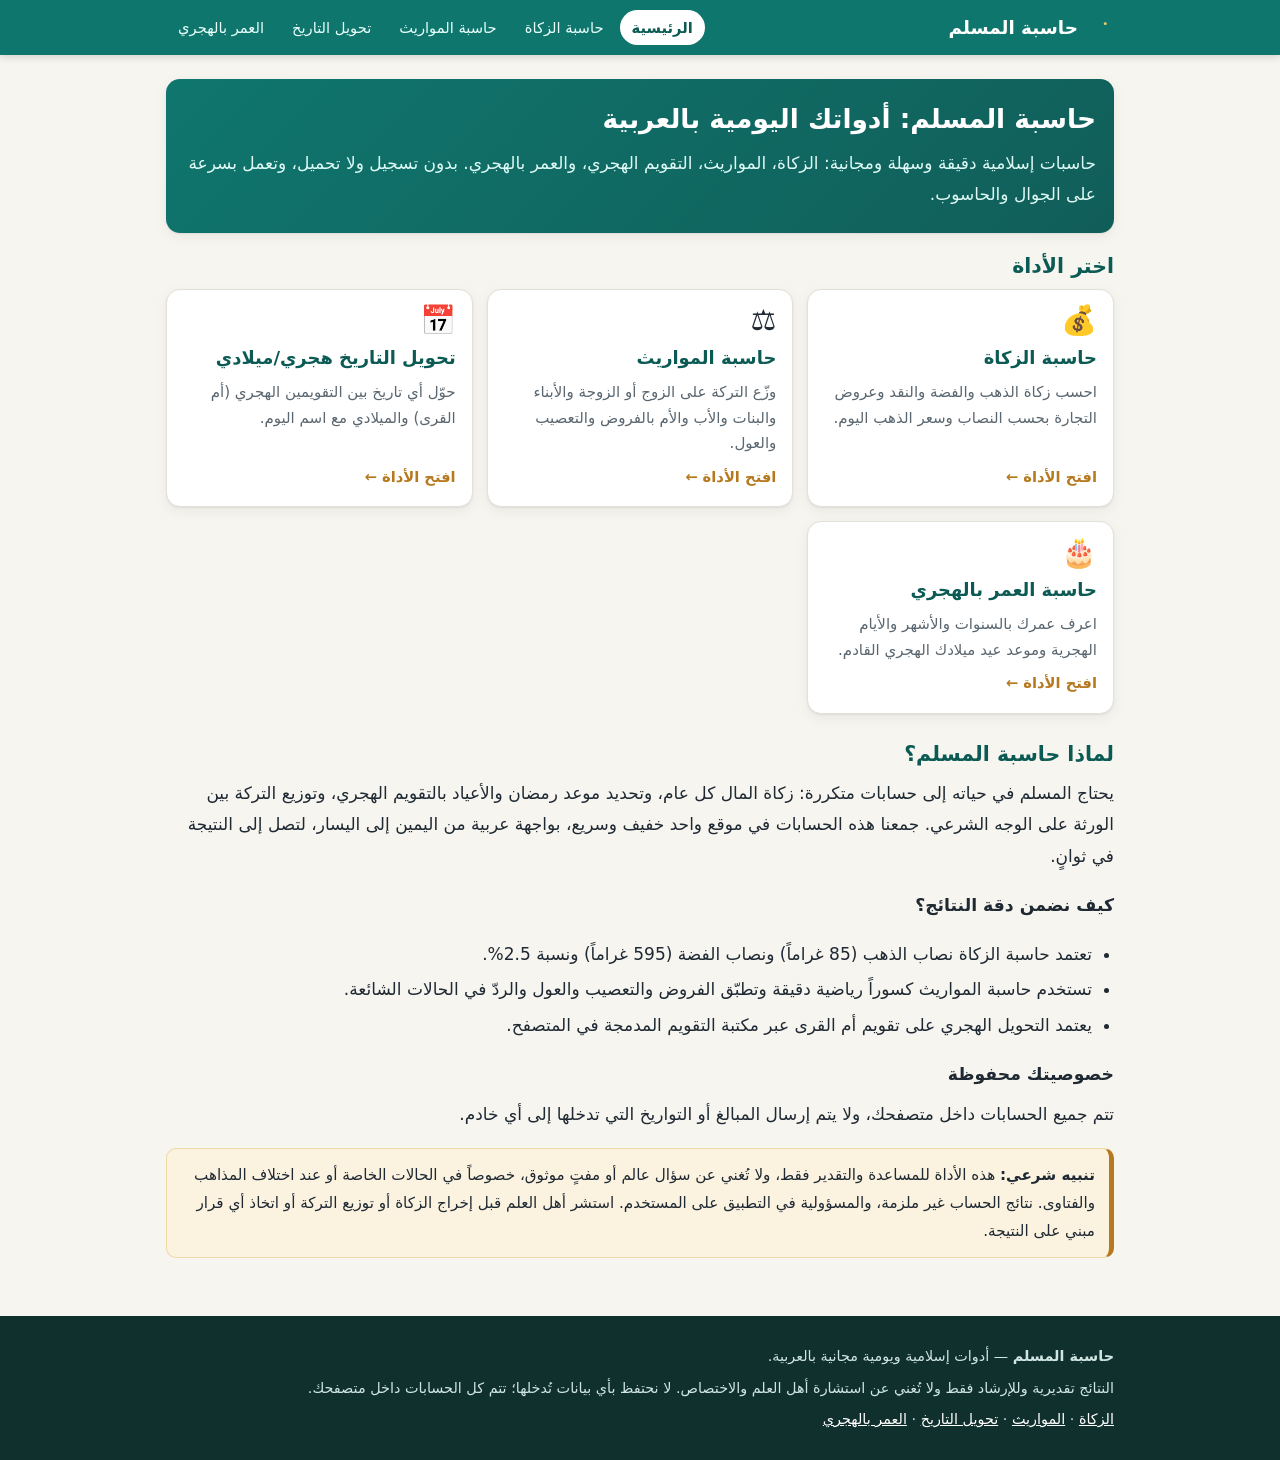
<file: index.html>
<!DOCTYPE html>
<html lang="ar" dir="rtl">
<head>
<meta charset="utf-8">
<meta name="viewport" content="width=device-width, initial-scale=1">
<title>حاسبة المسلم – زكاة ومواريث وتحويل التاريخ الهجري والعمر</title>
<meta name="description" content="أدوات إسلامية مجانية بالعربية: حاسبة الزكاة، حاسبة المواريث، تحويل التاريخ بين الهجري والميلادي، وحساب العمر بالهجري. سريعة وتعمل من جوالك.">
<meta name="theme-color" content="#0f766e">
<link rel="canonical" href="https://abedkhayyal97-design.github.io/">
<link rel="icon" href="/assets/favicon.svg" type="image/svg+xml">
<meta property="og:type" content="website">
<meta property="og:locale" content="ar_AR">
<meta property="og:site_name" content="حاسبة المسلم">
<meta property="og:title" content="حاسبة المسلم – زكاة ومواريث وتحويل التاريخ الهجري والعمر">
<meta property="og:description" content="أدوات إسلامية مجانية بالعربية: حاسبة الزكاة، حاسبة المواريث، تحويل التاريخ بين الهجري والميلادي، وحساب العمر بالهجري. سريعة وتعمل من جوالك.">
<meta property="og:url" content="https://abedkhayyal97-design.github.io/">
<meta property="og:image" content="https://abedkhayyal97-design.github.io/assets/og.png">
<meta property="og:image:width" content="1200">
<meta property="og:image:height" content="630">
<meta name="twitter:card" content="summary_large_image">
<meta name="twitter:title" content="حاسبة المسلم – زكاة ومواريث وتحويل التاريخ الهجري والعمر">
<meta name="twitter:description" content="أدوات إسلامية مجانية بالعربية: حاسبة الزكاة، حاسبة المواريث، تحويل التاريخ بين الهجري والميلادي، وحساب العمر بالهجري. سريعة وتعمل من جوالك.">
<meta name="twitter:image" content="https://abedkhayyal97-design.github.io/assets/og.png">
<link rel="stylesheet" href="/css/style.css">
<script type="application/ld+json">{"@context": "https://schema.org", "@type": "WebSite", "name": "حاسبة المسلم – زكاة ومواريث وتحويل التاريخ الهجري والعمر", "url": "https://abedkhayyal97-design.github.io/", "inLanguage": "ar", "description": "أدوات إسلامية مجانية بالعربية: حاسبة الزكاة، حاسبة المواريث، تحويل التاريخ بين الهجري والميلادي، وحساب العمر بالهجري. سريعة وتعمل من جوالك."}</script>
</head>
<body>
<a class="skip" href="#main">تخطَّ إلى المحتوى</a>
<header class="site-header"><div class="wrap">
<a class="brand" href="/"><svg width="28" height="28" viewBox="0 0 64 64" aria-hidden="true"><path d="M40 12a20 20 0 1 0 0 40 15.5 15.5 0 1 1 0-40z" fill="#fff"/><circle cx="44" cy="22" r="3.4" fill="#f3c969"/></svg><span>حاسبة المسلم</span></a>
<nav class="nav" aria-label="القائمة الرئيسية"><a href="/" aria-current="page">الرئيسية</a><a href="/zakat.html">حاسبة الزكاة</a><a href="/mawarith.html">حاسبة المواريث</a><a href="/hijri-converter.html">تحويل التاريخ</a><a href="/hijri-age.html">العمر بالهجري</a></nav>
</div></header>
<main id="main"><div class="wrap">
<section class="hero"><h1>حاسبة المسلم: أدواتك اليومية بالعربية</h1>
<p>حاسبات إسلامية دقيقة وسهلة ومجانية: الزكاة، المواريث، التقويم الهجري، والعمر بالهجري. بدون تسجيل ولا تحميل، وتعمل بسرعة على الجوال والحاسوب.</p></section>
<!-- AD SLOT: top — ضع وحدة AdSense هنا لاحقاً (ins.adsbygoogle) -->
<div class="ad-slot" id="ad-top" data-ad-position="top" data-ad-slot-id="" role="complementary" aria-label="مساحة إعلانية"><span>مساحة إعلانية — top (AdSense)</span></div>

<h2 style="margin-top:.4rem">اختر الأداة</h2>
<div class="grid"><a class="tool" href="/zakat.html"><span class="ico" aria-hidden="true">💰</span><h3>حاسبة الزكاة</h3><p>احسب زكاة الذهب والفضة والنقد وعروض التجارة بحسب النصاب وسعر الذهب اليوم.</p><span class="go">افتح الأداة ←</span></a><a class="tool" href="/mawarith.html"><span class="ico" aria-hidden="true">⚖️</span><h3>حاسبة المواريث</h3><p>وزّع التركة على الزوج أو الزوجة والأبناء والبنات والأب والأم بالفروض والتعصيب والعول.</p><span class="go">افتح الأداة ←</span></a><a class="tool" href="/hijri-converter.html"><span class="ico" aria-hidden="true">📅</span><h3>تحويل التاريخ هجري/ميلادي</h3><p>حوّل أي تاريخ بين التقويمين الهجري (أم القرى) والميلادي مع اسم اليوم.</p><span class="go">افتح الأداة ←</span></a><a class="tool" href="/hijri-age.html"><span class="ico" aria-hidden="true">🎂</span><h3>حاسبة العمر بالهجري</h3><p>اعرف عمرك بالسنوات والأشهر والأيام الهجرية وموعد عيد ميلادك الهجري القادم.</p><span class="go">افتح الأداة ←</span></a></div>
<!-- AD SLOT: middle — ضع وحدة AdSense هنا لاحقاً (ins.adsbygoogle) -->
<div class="ad-slot" id="ad-middle" data-ad-position="middle" data-ad-slot-id="" role="complementary" aria-label="مساحة إعلانية"><span>مساحة إعلانية — middle (AdSense)</span></div>

<section class="seo">
<h2>لماذا حاسبة المسلم؟</h2>
<p>يحتاج المسلم في حياته إلى حسابات متكررة: زكاة المال كل عام، وتحديد موعد رمضان والأعياد بالتقويم الهجري، وتوزيع التركة بين الورثة على الوجه الشرعي. جمعنا هذه الحسابات في موقع واحد خفيف وسريع، بواجهة عربية من اليمين إلى اليسار، لتصل إلى النتيجة في ثوانٍ.</p>
<h3>كيف نضمن دقة النتائج؟</h3>
<ul>
<li>تعتمد حاسبة الزكاة نصاب الذهب (85 غراماً) ونصاب الفضة (595 غراماً) ونسبة 2.5%.</li>
<li>تستخدم حاسبة المواريث كسوراً رياضية دقيقة وتطبّق الفروض والتعصيب والعول والردّ في الحالات الشائعة.</li>
<li>يعتمد التحويل الهجري على تقويم أم القرى عبر مكتبة التقويم المدمجة في المتصفح.</li>
</ul>
<h3>خصوصيتك محفوظة</h3>
<p>تتم جميع الحسابات داخل متصفحك، ولا يتم إرسال المبالغ أو التواريخ التي تدخلها إلى أي خادم.</p>
</section>
<aside class="disclaimer" role="note"><strong>تنبيه شرعي:</strong> هذه الأداة للمساعدة والتقدير فقط، ولا تُغني عن سؤال عالم أو مفتٍ موثوق، خصوصاً في الحالات الخاصة أو عند اختلاف المذاهب والفتاوى. نتائج الحساب غير ملزمة، والمسؤولية في التطبيق على المستخدم. استشر أهل العلم قبل إخراج الزكاة أو توزيع التركة أو اتخاذ أي قرار مبني على النتيجة.</aside>

<!-- AD SLOT: bottom — ضع وحدة AdSense هنا لاحقاً (ins.adsbygoogle) -->
<div class="ad-slot" id="ad-bottom" data-ad-position="bottom" data-ad-slot-id="" role="complementary" aria-label="مساحة إعلانية"><span>مساحة إعلانية — bottom (AdSense)</span></div>

</div></main>
<footer class="site-footer"><div class="wrap">
<p><strong>حاسبة المسلم</strong> — أدوات إسلامية ويومية مجانية بالعربية.</p>
<p>النتائج تقديرية وللإرشاد فقط ولا تُغني عن استشارة أهل العلم والاختصاص. لا نحتفظ بأي بيانات تُدخلها؛ تتم كل الحسابات داخل متصفحك.</p>
<p><a href="/zakat.html">الزكاة</a> · <a href="/mawarith.html">المواريث</a> · <a href="/hijri-converter.html">تحويل التاريخ</a> · <a href="/hijri-age.html">العمر بالهجري</a></p>
</div></footer>
<script src="/js/config.js"></script>
<script src="/js/common.js"></script>
</body>
</html>
</file>
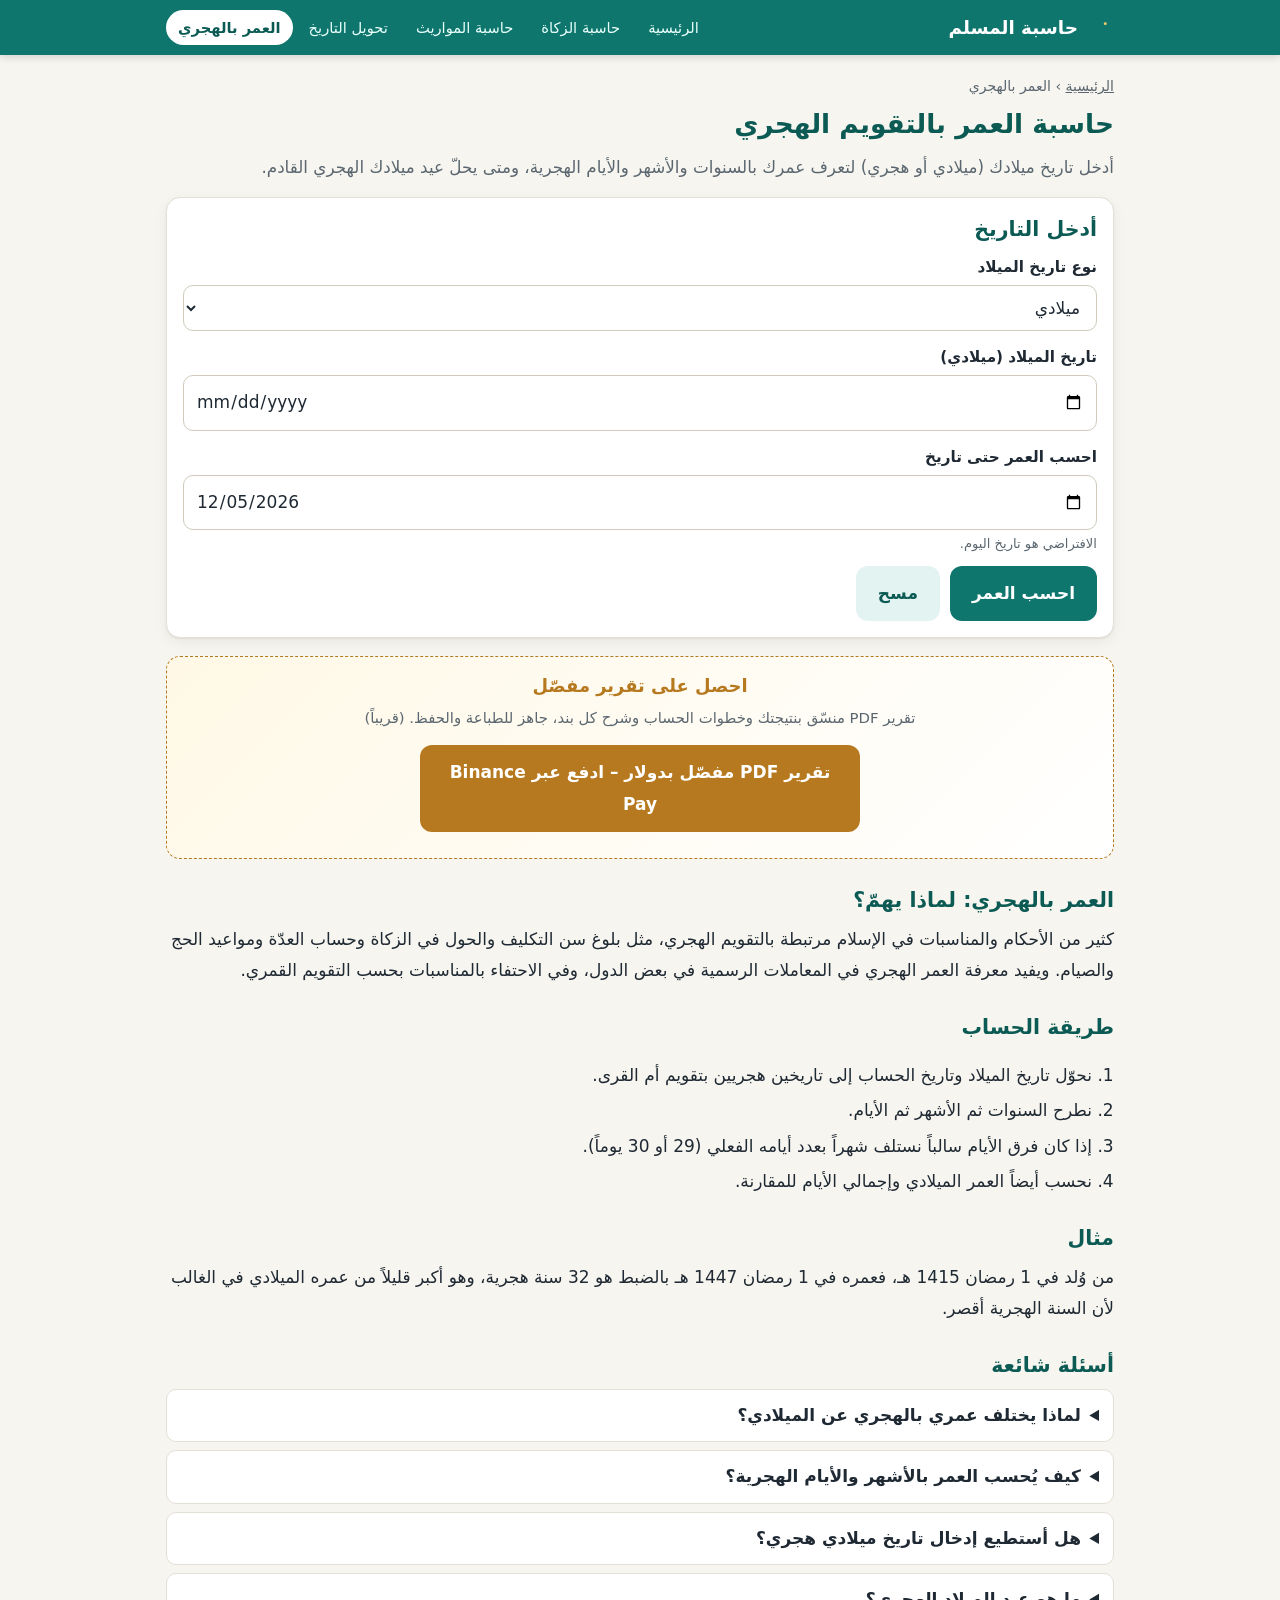
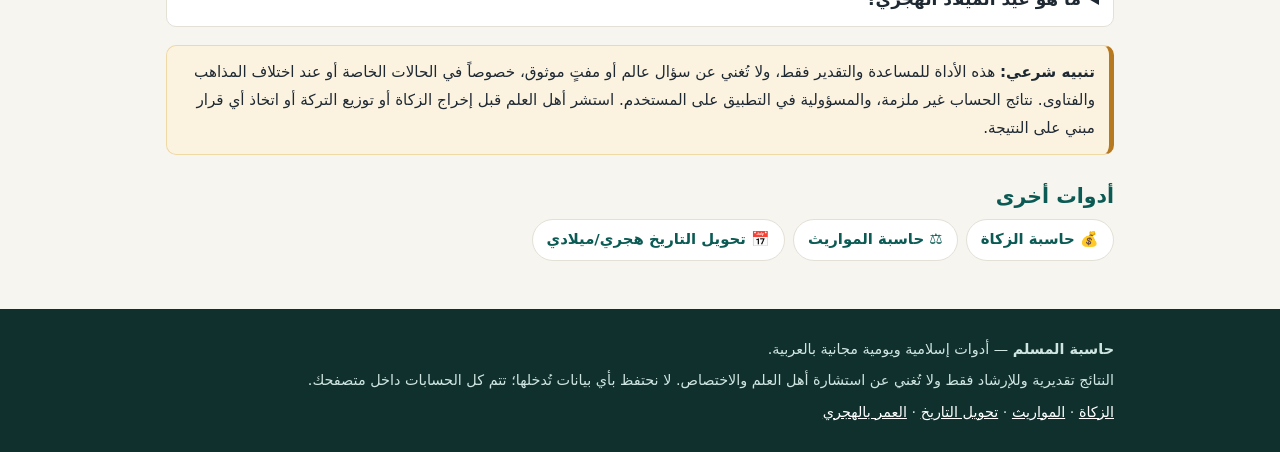
<file: hijri-age.html>
<!DOCTYPE html>
<html lang="ar" dir="rtl">
<head>
<meta charset="utf-8">
<meta name="viewport" content="width=device-width, initial-scale=1">
<title>حاسبة العمر بالهجري – احسب عمرك بالسنة والشهر واليوم الهجري</title>
<meta name="description" content="احسب عمرك بالتقويم الهجري بالسنوات والأشهر والأيام، مع مقارنته بالعمر الميلادي وموعد عيد ميلادك الهجري القادم. مجاني وسريع.">
<meta name="theme-color" content="#0f766e">
<link rel="canonical" href="https://abedkhayyal97-design.github.io/hijri-age.html">
<link rel="icon" href="/assets/favicon.svg" type="image/svg+xml">
<meta property="og:type" content="website">
<meta property="og:locale" content="ar_AR">
<meta property="og:site_name" content="حاسبة المسلم">
<meta property="og:title" content="حاسبة العمر بالهجري – احسب عمرك بالسنة والشهر واليوم الهجري">
<meta property="og:description" content="احسب عمرك بالتقويم الهجري بالسنوات والأشهر والأيام، مع مقارنته بالعمر الميلادي وموعد عيد ميلادك الهجري القادم. مجاني وسريع.">
<meta property="og:url" content="https://abedkhayyal97-design.github.io/hijri-age.html">
<meta property="og:image" content="https://abedkhayyal97-design.github.io/assets/og.png">
<meta property="og:image:width" content="1200">
<meta property="og:image:height" content="630">
<meta name="twitter:card" content="summary_large_image">
<meta name="twitter:title" content="حاسبة العمر بالهجري – احسب عمرك بالسنة والشهر واليوم الهجري">
<meta name="twitter:description" content="احسب عمرك بالتقويم الهجري بالسنوات والأشهر والأيام، مع مقارنته بالعمر الميلادي وموعد عيد ميلادك الهجري القادم. مجاني وسريع.">
<meta name="twitter:image" content="https://abedkhayyal97-design.github.io/assets/og.png">
<link rel="stylesheet" href="/css/style.css">
<script type="application/ld+json">{"@context": "https://schema.org", "@type": "WebApplication", "name": "حاسبة العمر بالهجري – احسب عمرك بالسنة والشهر واليوم الهجري", "url": "https://abedkhayyal97-design.github.io/hijri-age.html", "inLanguage": "ar", "description": "احسب عمرك بالتقويم الهجري بالسنوات والأشهر والأيام، مع مقارنته بالعمر الميلادي وموعد عيد ميلادك الهجري القادم. مجاني وسريع.", "applicationCategory": "UtilitiesApplication", "operatingSystem": "Any", "offers": {"@type": "Offer", "price": "0", "priceCurrency": "USD"}}</script>
<script type="application/ld+json">{"@context": "https://schema.org", "@type": "FAQPage", "mainEntity": [{"@type": "Question", "name": "لماذا يختلف عمري بالهجري عن الميلادي؟", "acceptedAnswer": {"@type": "Answer", "text": "لأن السنة الهجرية أقصر بنحو 11 يوماً، فيزيد عمر الإنسان بالهجري عن عمره بالميلادي بنحو سنة كل 33 سنة."}}, {"@type": "Question", "name": "كيف يُحسب العمر بالأشهر والأيام الهجرية؟", "acceptedAnswer": {"@type": "Answer", "text": "نطرح تاريخ الميلاد الهجري من تاريخ الحساب الهجري: السنوات ثم الأشهر ثم الأيام، وإذا كان فرق الأيام سالباً نستلف من الشهر السابق بعدد أيامه الفعلي (29 أو 30)."}}, {"@type": "Question", "name": "هل أستطيع إدخال تاريخ ميلادي هجري؟", "acceptedAnswer": {"@type": "Answer", "text": "نعم، اختر «هجري» في نوع تاريخ الميلاد، وأدخل اليوم والشهر والسنة الهجرية، وسيُحوَّل تلقائياً إلى ما يقابله بالميلادي."}}, {"@type": "Question", "name": "ما هو عيد الميلاد الهجري؟", "acceptedAnswer": {"@type": "Answer", "text": "هو يوم وشهر ميلادك في التقويم الهجري، ويتكرر كل سنة هجرية، أي قبل موعده الميلادي بنحو 11 يوماً في كل عام."}}]}</script>
</head>
<body>
<a class="skip" href="#main">تخطَّ إلى المحتوى</a>
<header class="site-header"><div class="wrap">
<a class="brand" href="/"><svg width="28" height="28" viewBox="0 0 64 64" aria-hidden="true"><path d="M40 12a20 20 0 1 0 0 40 15.5 15.5 0 1 1 0-40z" fill="#fff"/><circle cx="44" cy="22" r="3.4" fill="#f3c969"/></svg><span>حاسبة المسلم</span></a>
<nav class="nav" aria-label="القائمة الرئيسية"><a href="/">الرئيسية</a><a href="/zakat.html">حاسبة الزكاة</a><a href="/mawarith.html">حاسبة المواريث</a><a href="/hijri-converter.html">تحويل التاريخ</a><a href="/hijri-age.html" aria-current="page">العمر بالهجري</a></nav>
</div></header>
<main id="main"><div class="wrap">
<nav class="crumbs" aria-label="مسار التنقل"><a href="/">الرئيسية</a> › <span>العمر بالهجري</span></nav>
<h1>حاسبة العمر بالتقويم الهجري</h1>
<p class="lead">أدخل تاريخ ميلادك (ميلادي أو هجري) لتعرف عمرك بالسنوات والأشهر والأيام الهجرية، ومتى يحلّ عيد ميلادك الهجري القادم.</p>
<!-- AD SLOT: top — ضع وحدة AdSense هنا لاحقاً (ins.adsbygoogle) -->
<div class="ad-slot" id="ad-top" data-ad-position="top" data-ad-slot-id="" role="complementary" aria-label="مساحة إعلانية"><span>مساحة إعلانية — top (AdSense)</span></div>

<section class="card" aria-labelledby="calc-h">
<h2 id="calc-h">أدخل التاريخ</h2>
<form id="age-form" class="form cols-2" novalidate>
  <div class="field span"><label for="btype">نوع تاريخ الميلاد</label><select id="btype"><option value="g">ميلادي</option><option value="h">هجري</option></select></div>
  <div class="field span" id="b-g-box"><label for="b-g">تاريخ الميلاد (ميلادي)</label><input type="date" id="b-g" min="1900-01-01" max="2170-12-31"></div>
  <div class="contents" id="b-h-box" hidden>
    <div class="field"><label for="b-d">اليوم</label><input type="text" inputmode="numeric" id="b-d" maxlength="2"></div>
    <div class="field"><label for="b-m">الشهر الهجري</label><select id="b-m"></select></div>
    <div class="field"><label for="b-y">السنة الهجرية</label><input type="text" inputmode="numeric" id="b-y" maxlength="4"></div>
  </div>
  <div class="field span"><label for="asof">احسب العمر حتى تاريخ</label><input type="date" id="asof" min="1900-01-01" max="2170-12-31"><span class="hint">الافتراضي هو تاريخ اليوم.</span></div>
  <div class="btn-row span"><button class="btn" type="submit">احسب العمر</button><button class="btn secondary" type="reset">مسح</button></div>
</form>
<div id="age-result" class="result" role="status" aria-live="polite" hidden></div>
</section>
<section class="pdf-box" aria-labelledby="pdf-h" data-tool="age">
<h2 id="pdf-h">احصل على تقرير مفصّل</h2>
<p>تقرير PDF منسّق بنتيجتك وخطوات الحساب وشرح كل بند، جاهز للطباعة والحفظ. (قريباً)</p>
<button type="button" class="btn gold" data-pdf-btn>تقرير PDF مفصّل بدولار – ادفع عبر Binance Pay</button>
<div class="pdf-msg" role="status" aria-live="polite"></div>
</section>

<!-- AD SLOT: middle — ضع وحدة AdSense هنا لاحقاً (ins.adsbygoogle) -->
<div class="ad-slot" id="ad-middle" data-ad-position="middle" data-ad-slot-id="" role="complementary" aria-label="مساحة إعلانية"><span>مساحة إعلانية — middle (AdSense)</span></div>

<article class="seo">
<h2>العمر بالهجري: لماذا يهمّ؟</h2>
<p>كثير من الأحكام والمناسبات في الإسلام مرتبطة بالتقويم الهجري، مثل بلوغ سن التكليف والحول في الزكاة وحساب العدّة ومواعيد الحج والصيام. ويفيد معرفة العمر الهجري في المعاملات الرسمية في بعض الدول، وفي الاحتفاء بالمناسبات بحسب التقويم القمري.</p>
<h2>طريقة الحساب</h2>
<ol>
<li>نحوّل تاريخ الميلاد وتاريخ الحساب إلى تاريخين هجريين بتقويم أم القرى.</li>
<li>نطرح السنوات ثم الأشهر ثم الأيام.</li>
<li>إذا كان فرق الأيام سالباً نستلف شهراً بعدد أيامه الفعلي (29 أو 30 يوماً).</li>
<li>نحسب أيضاً العمر الميلادي وإجمالي الأيام للمقارنة.</li>
</ol>
<h2>مثال</h2>
<p>من وُلد في 1 رمضان 1415 هـ، فعمره في 1 رمضان 1447 هـ بالضبط هو 32 سنة هجرية، وهو أكبر قليلاً من عمره الميلادي في الغالب لأن السنة الهجرية أقصر.</p>
<h2>أسئلة شائعة</h2>
<div class="faq"><details><summary>لماذا يختلف عمري بالهجري عن الميلادي؟</summary><p>لأن السنة الهجرية أقصر بنحو 11 يوماً، فيزيد عمر الإنسان بالهجري عن عمره بالميلادي بنحو سنة كل 33 سنة.</p></details><details><summary>كيف يُحسب العمر بالأشهر والأيام الهجرية؟</summary><p>نطرح تاريخ الميلاد الهجري من تاريخ الحساب الهجري: السنوات ثم الأشهر ثم الأيام، وإذا كان فرق الأيام سالباً نستلف من الشهر السابق بعدد أيامه الفعلي (29 أو 30).</p></details><details><summary>هل أستطيع إدخال تاريخ ميلادي هجري؟</summary><p>نعم، اختر «هجري» في نوع تاريخ الميلاد، وأدخل اليوم والشهر والسنة الهجرية، وسيُحوَّل تلقائياً إلى ما يقابله بالميلادي.</p></details><details><summary>ما هو عيد الميلاد الهجري؟</summary><p>هو يوم وشهر ميلادك في التقويم الهجري، ويتكرر كل سنة هجرية، أي قبل موعده الميلادي بنحو 11 يوماً في كل عام.</p></details></div>
</article>
<aside class="disclaimer" role="note"><strong>تنبيه شرعي:</strong> هذه الأداة للمساعدة والتقدير فقط، ولا تُغني عن سؤال عالم أو مفتٍ موثوق، خصوصاً في الحالات الخاصة أو عند اختلاف المذاهب والفتاوى. نتائج الحساب غير ملزمة، والمسؤولية في التطبيق على المستخدم. استشر أهل العلم قبل إخراج الزكاة أو توزيع التركة أو اتخاذ أي قرار مبني على النتيجة.</aside>

<h2>أدوات أخرى</h2>
<div class="related"><a href="/zakat.html">💰 حاسبة الزكاة</a><a href="/mawarith.html">⚖️ حاسبة المواريث</a><a href="/hijri-converter.html">📅 تحويل التاريخ هجري/ميلادي</a></div>

<!-- AD SLOT: bottom — ضع وحدة AdSense هنا لاحقاً (ins.adsbygoogle) -->
<div class="ad-slot" id="ad-bottom" data-ad-position="bottom" data-ad-slot-id="" role="complementary" aria-label="مساحة إعلانية"><span>مساحة إعلانية — bottom (AdSense)</span></div>

</div></main>
<footer class="site-footer"><div class="wrap">
<p><strong>حاسبة المسلم</strong> — أدوات إسلامية ويومية مجانية بالعربية.</p>
<p>النتائج تقديرية وللإرشاد فقط ولا تُغني عن استشارة أهل العلم والاختصاص. لا نحتفظ بأي بيانات تُدخلها؛ تتم كل الحسابات داخل متصفحك.</p>
<p><a href="/zakat.html">الزكاة</a> · <a href="/mawarith.html">المواريث</a> · <a href="/hijri-converter.html">تحويل التاريخ</a> · <a href="/hijri-age.html">العمر بالهجري</a></p>
</div></footer>
<script src="/js/config.js"></script>
<script src="/js/common.js"></script>
<script src="/js/hijri-lib.js"></script>
<script src="/js/hijri-ui.js"></script>
</body>
</html>
</file>
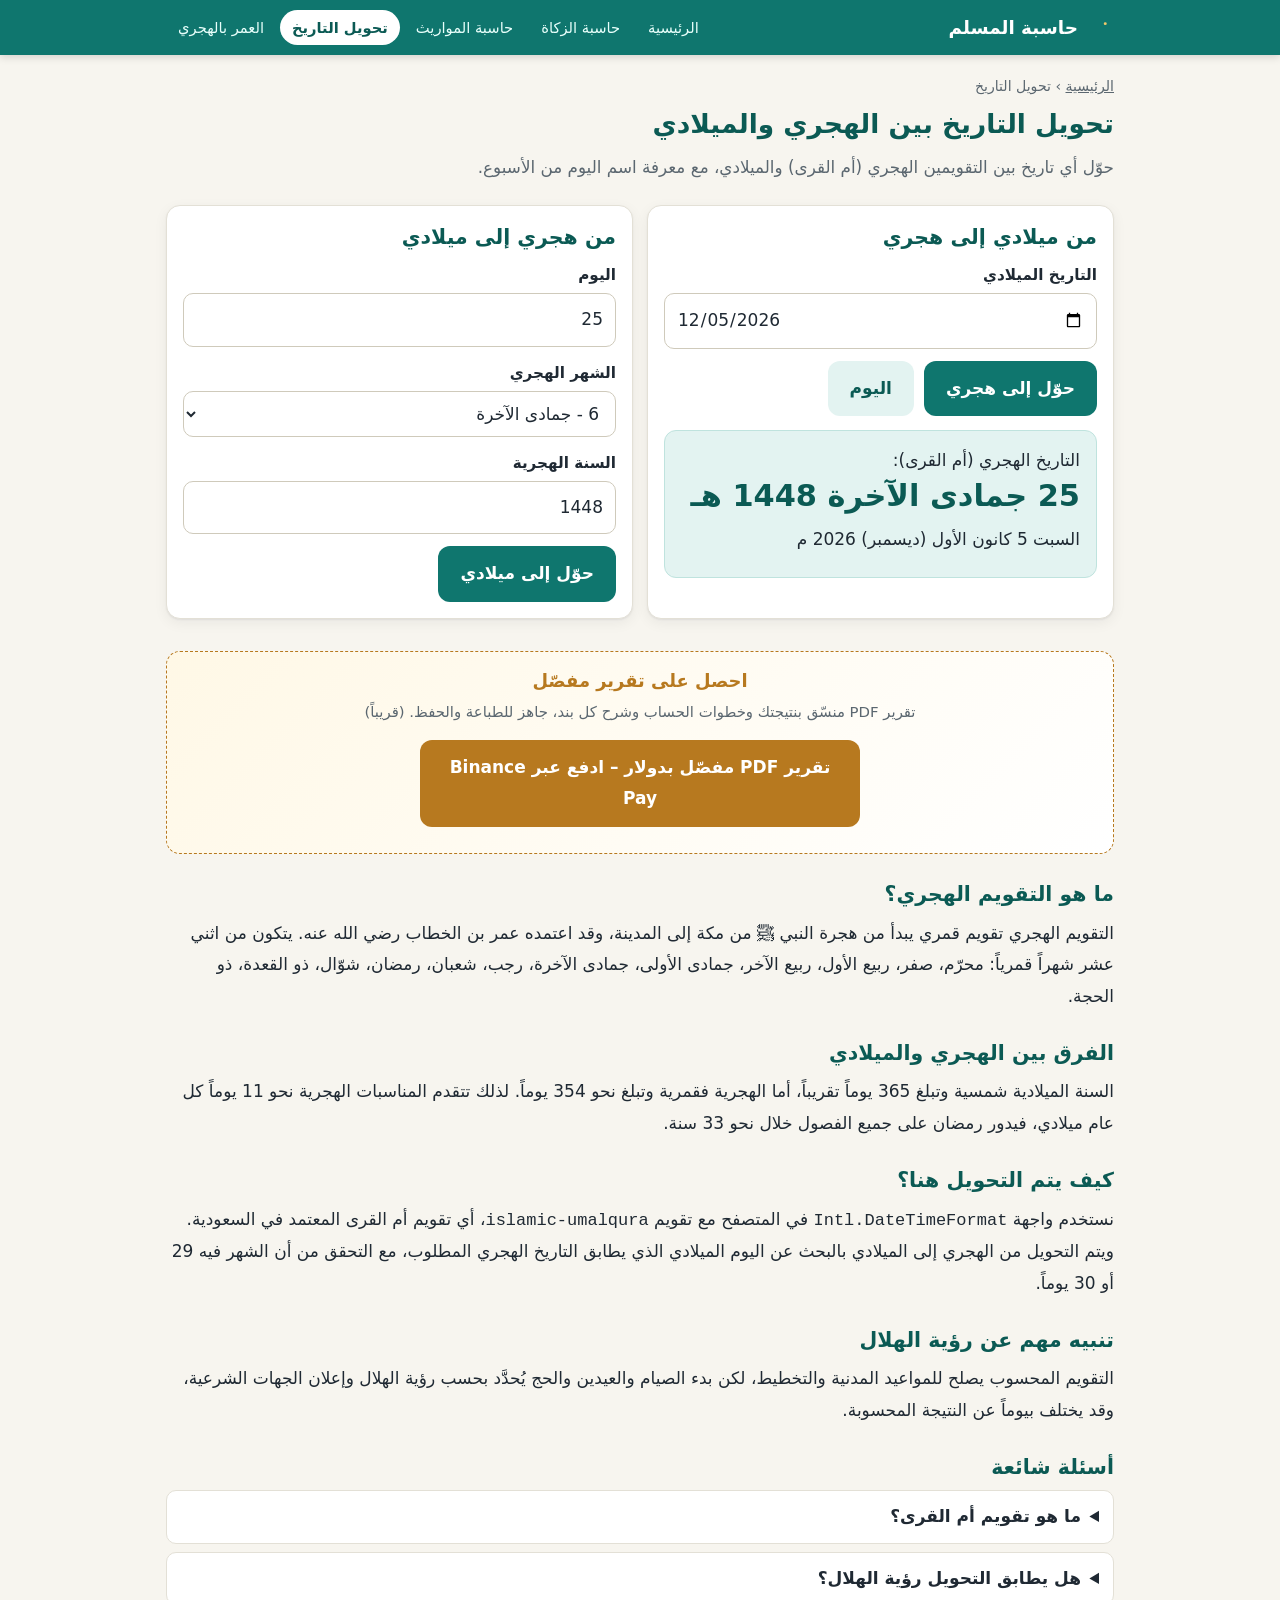
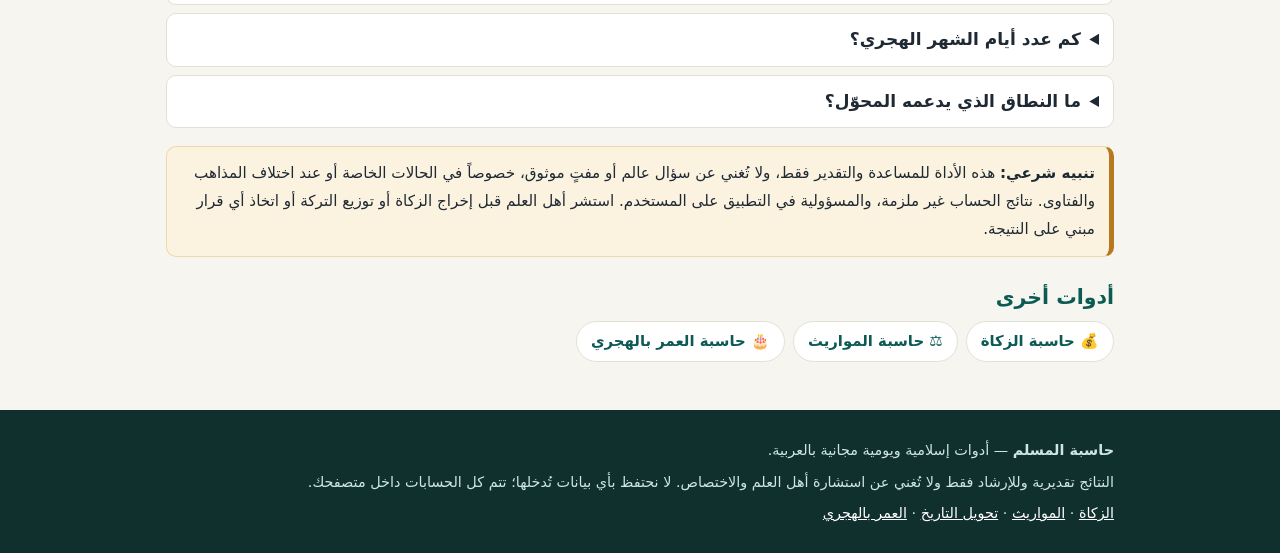
<file: hijri-converter.html>
<!DOCTYPE html>
<html lang="ar" dir="rtl">
<head>
<meta charset="utf-8">
<meta name="viewport" content="width=device-width, initial-scale=1">
<title>تحويل التاريخ هجري إلى ميلادي والعكس – تقويم أم القرى</title>
<meta name="description" content="محوّل تاريخ مجاني بين الهجري والميلادي بتقويم أم القرى مع اسم اليوم. اعرف تاريخ اليوم بالهجري أو حوّل أي موعد في ثوانٍ.">
<meta name="theme-color" content="#0f766e">
<link rel="canonical" href="https://abedkhayyal97-design.github.io/hijri-converter.html">
<link rel="icon" href="/assets/favicon.svg" type="image/svg+xml">
<meta property="og:type" content="website">
<meta property="og:locale" content="ar_AR">
<meta property="og:site_name" content="حاسبة المسلم">
<meta property="og:title" content="تحويل التاريخ هجري إلى ميلادي والعكس – تقويم أم القرى">
<meta property="og:description" content="محوّل تاريخ مجاني بين الهجري والميلادي بتقويم أم القرى مع اسم اليوم. اعرف تاريخ اليوم بالهجري أو حوّل أي موعد في ثوانٍ.">
<meta property="og:url" content="https://abedkhayyal97-design.github.io/hijri-converter.html">
<meta property="og:image" content="https://abedkhayyal97-design.github.io/assets/og.png">
<meta property="og:image:width" content="1200">
<meta property="og:image:height" content="630">
<meta name="twitter:card" content="summary_large_image">
<meta name="twitter:title" content="تحويل التاريخ هجري إلى ميلادي والعكس – تقويم أم القرى">
<meta name="twitter:description" content="محوّل تاريخ مجاني بين الهجري والميلادي بتقويم أم القرى مع اسم اليوم. اعرف تاريخ اليوم بالهجري أو حوّل أي موعد في ثوانٍ.">
<meta name="twitter:image" content="https://abedkhayyal97-design.github.io/assets/og.png">
<link rel="stylesheet" href="/css/style.css">
<script type="application/ld+json">{"@context": "https://schema.org", "@type": "WebApplication", "name": "تحويل التاريخ هجري إلى ميلادي والعكس – تقويم أم القرى", "url": "https://abedkhayyal97-design.github.io/hijri-converter.html", "inLanguage": "ar", "description": "محوّل تاريخ مجاني بين الهجري والميلادي بتقويم أم القرى مع اسم اليوم. اعرف تاريخ اليوم بالهجري أو حوّل أي موعد في ثوانٍ.", "applicationCategory": "UtilitiesApplication", "operatingSystem": "Any", "offers": {"@type": "Offer", "price": "0", "priceCurrency": "USD"}}</script>
<script type="application/ld+json">{"@context": "https://schema.org", "@type": "FAQPage", "mainEntity": [{"@type": "Question", "name": "ما هو تقويم أم القرى؟", "acceptedAnswer": {"@type": "Answer", "text": "هو التقويم الهجري الرسمي في المملكة العربية السعودية للأغراض المدنية، ويعتمد على حسابات فلكية محددة مسبقاً لبداية كل شهر. يستخدمه كثيرون للمعاملات والجداول الرسمية."}}, {"@type": "Question", "name": "هل يطابق التحويل رؤية الهلال؟", "acceptedAnswer": {"@type": "Answer", "text": "ليس بالضرورة. بداية رمضان والعيدين تُحدَّد في كثير من الدول بالرؤية الشرعية للهلال، وقد تختلف بيوم واحد عن تقويم أم القرى. اعتمد إعلان الجهة الشرعية في بلدك للعبادات."}}, {"@type": "Question", "name": "كم عدد أيام الشهر الهجري؟", "acceptedAnswer": {"@type": "Answer", "text": "الشهر الهجري إما 29 أو 30 يوماً بحسب دورة القمر، والسنة الهجرية نحو 354 يوماً، أي أقصر من الميلادية بنحو 11 يوماً، ولهذا تتنقل المناسبات الهجرية بين فصول السنة."}}, {"@type": "Question", "name": "ما النطاق الذي يدعمه المحوّل؟", "acceptedAnswer": {"@type": "Answer", "text": "يدعم المحوّل السنوات الهجرية من 1318 إلى 1600 تقريباً (من نحو 1900م إلى 2175م)، وهو النطاق المتاح في بيانات التقويم المدمجة بالمتصفح."}}]}</script>
</head>
<body>
<a class="skip" href="#main">تخطَّ إلى المحتوى</a>
<header class="site-header"><div class="wrap">
<a class="brand" href="/"><svg width="28" height="28" viewBox="0 0 64 64" aria-hidden="true"><path d="M40 12a20 20 0 1 0 0 40 15.5 15.5 0 1 1 0-40z" fill="#fff"/><circle cx="44" cy="22" r="3.4" fill="#f3c969"/></svg><span>حاسبة المسلم</span></a>
<nav class="nav" aria-label="القائمة الرئيسية"><a href="/">الرئيسية</a><a href="/zakat.html">حاسبة الزكاة</a><a href="/mawarith.html">حاسبة المواريث</a><a href="/hijri-converter.html" aria-current="page">تحويل التاريخ</a><a href="/hijri-age.html">العمر بالهجري</a></nav>
</div></header>
<main id="main"><div class="wrap">
<nav class="crumbs" aria-label="مسار التنقل"><a href="/">الرئيسية</a> › <span>تحويل التاريخ</span></nav>
<h1>تحويل التاريخ بين الهجري والميلادي</h1>
<p class="lead">حوّل أي تاريخ بين التقويمين الهجري (أم القرى) والميلادي، مع معرفة اسم اليوم من الأسبوع.</p>
<!-- AD SLOT: top — ضع وحدة AdSense هنا لاحقاً (ins.adsbygoogle) -->
<div class="ad-slot" id="ad-top" data-ad-position="top" data-ad-slot-id="" role="complementary" aria-label="مساحة إعلانية"><span>مساحة إعلانية — top (AdSense)</span></div>

<div class="two" id="conv-g2h">
<section class="card" aria-labelledby="g2h-h">
<h2 id="g2h-h">من ميلادي إلى هجري</h2>
<form id="g2h-form" class="form" novalidate>
  <div class="field"><label for="g2h-date">التاريخ الميلادي</label><input type="date" id="g2h-date" min="1900-01-01" max="2170-12-31"></div>
  <div class="btn-row"><button class="btn" type="submit">حوّل إلى هجري</button><button class="btn secondary" type="button" id="g2h-today">اليوم</button></div>
</form>
<div id="g2h-result" class="result" role="status" aria-live="polite" hidden></div>
</section>
<section class="card" aria-labelledby="h2g-h">
<h2 id="h2g-h">من هجري إلى ميلادي</h2>
<form id="h2g-form" class="form" novalidate>
  <div class="field"><label for="h2g-d">اليوم</label><input type="text" inputmode="numeric" id="h2g-d" maxlength="2"></div>
  <div class="field"><label for="h2g-m">الشهر الهجري</label><select id="h2g-m"></select></div>
  <div class="field"><label for="h2g-y">السنة الهجرية</label><input type="text" inputmode="numeric" id="h2g-y" maxlength="4"></div>
  <div class="btn-row"><button class="btn" type="submit">حوّل إلى ميلادي</button></div>
</form>
<div id="h2g-result" class="result" role="status" aria-live="polite" hidden></div>
</section>
</div>
<section class="pdf-box" aria-labelledby="pdf-h" data-tool="converter">
<h2 id="pdf-h">احصل على تقرير مفصّل</h2>
<p>تقرير PDF منسّق بنتيجتك وخطوات الحساب وشرح كل بند، جاهز للطباعة والحفظ. (قريباً)</p>
<button type="button" class="btn gold" data-pdf-btn>تقرير PDF مفصّل بدولار – ادفع عبر Binance Pay</button>
<div class="pdf-msg" role="status" aria-live="polite"></div>
</section>

<!-- AD SLOT: middle — ضع وحدة AdSense هنا لاحقاً (ins.adsbygoogle) -->
<div class="ad-slot" id="ad-middle" data-ad-position="middle" data-ad-slot-id="" role="complementary" aria-label="مساحة إعلانية"><span>مساحة إعلانية — middle (AdSense)</span></div>

<article class="seo">
<h2>ما هو التقويم الهجري؟</h2>
<p>التقويم الهجري تقويم قمري يبدأ من هجرة النبي ﷺ من مكة إلى المدينة، وقد اعتمده عمر بن الخطاب رضي الله عنه. يتكون من اثني عشر شهراً قمرياً: محرّم، صفر، ربيع الأول، ربيع الآخر، جمادى الأولى، جمادى الآخرة، رجب، شعبان، رمضان، شوّال، ذو القعدة، ذو الحجة.</p>
<h2>الفرق بين الهجري والميلادي</h2>
<p>السنة الميلادية شمسية وتبلغ 365 يوماً تقريباً، أما الهجرية فقمرية وتبلغ نحو 354 يوماً. لذلك تتقدم المناسبات الهجرية نحو 11 يوماً كل عام ميلادي، فيدور رمضان على جميع الفصول خلال نحو 33 سنة.</p>
<h2>كيف يتم التحويل هنا؟</h2>
<p>نستخدم واجهة <code>Intl.DateTimeFormat</code> في المتصفح مع تقويم <code>islamic-umalqura</code>، أي تقويم أم القرى المعتمد في السعودية. ويتم التحويل من الهجري إلى الميلادي بالبحث عن اليوم الميلادي الذي يطابق التاريخ الهجري المطلوب، مع التحقق من أن الشهر فيه 29 أو 30 يوماً.</p>
<h2>تنبيه مهم عن رؤية الهلال</h2>
<p>التقويم المحسوب يصلح للمواعيد المدنية والتخطيط، لكن بدء الصيام والعيدين والحج يُحدَّد بحسب رؤية الهلال وإعلان الجهات الشرعية، وقد يختلف بيوماً عن النتيجة المحسوبة.</p>
<h2>أسئلة شائعة</h2>
<div class="faq"><details><summary>ما هو تقويم أم القرى؟</summary><p>هو التقويم الهجري الرسمي في المملكة العربية السعودية للأغراض المدنية، ويعتمد على حسابات فلكية محددة مسبقاً لبداية كل شهر. يستخدمه كثيرون للمعاملات والجداول الرسمية.</p></details><details><summary>هل يطابق التحويل رؤية الهلال؟</summary><p>ليس بالضرورة. بداية رمضان والعيدين تُحدَّد في كثير من الدول بالرؤية الشرعية للهلال، وقد تختلف بيوم واحد عن تقويم أم القرى. اعتمد إعلان الجهة الشرعية في بلدك للعبادات.</p></details><details><summary>كم عدد أيام الشهر الهجري؟</summary><p>الشهر الهجري إما 29 أو 30 يوماً بحسب دورة القمر، والسنة الهجرية نحو 354 يوماً، أي أقصر من الميلادية بنحو 11 يوماً، ولهذا تتنقل المناسبات الهجرية بين فصول السنة.</p></details><details><summary>ما النطاق الذي يدعمه المحوّل؟</summary><p>يدعم المحوّل السنوات الهجرية من 1318 إلى 1600 تقريباً (من نحو 1900م إلى 2175م)، وهو النطاق المتاح في بيانات التقويم المدمجة بالمتصفح.</p></details></div>
</article>
<aside class="disclaimer" role="note"><strong>تنبيه شرعي:</strong> هذه الأداة للمساعدة والتقدير فقط، ولا تُغني عن سؤال عالم أو مفتٍ موثوق، خصوصاً في الحالات الخاصة أو عند اختلاف المذاهب والفتاوى. نتائج الحساب غير ملزمة، والمسؤولية في التطبيق على المستخدم. استشر أهل العلم قبل إخراج الزكاة أو توزيع التركة أو اتخاذ أي قرار مبني على النتيجة.</aside>

<h2>أدوات أخرى</h2>
<div class="related"><a href="/zakat.html">💰 حاسبة الزكاة</a><a href="/mawarith.html">⚖️ حاسبة المواريث</a><a href="/hijri-age.html">🎂 حاسبة العمر بالهجري</a></div>

<!-- AD SLOT: bottom — ضع وحدة AdSense هنا لاحقاً (ins.adsbygoogle) -->
<div class="ad-slot" id="ad-bottom" data-ad-position="bottom" data-ad-slot-id="" role="complementary" aria-label="مساحة إعلانية"><span>مساحة إعلانية — bottom (AdSense)</span></div>

</div></main>
<footer class="site-footer"><div class="wrap">
<p><strong>حاسبة المسلم</strong> — أدوات إسلامية ويومية مجانية بالعربية.</p>
<p>النتائج تقديرية وللإرشاد فقط ولا تُغني عن استشارة أهل العلم والاختصاص. لا نحتفظ بأي بيانات تُدخلها؛ تتم كل الحسابات داخل متصفحك.</p>
<p><a href="/zakat.html">الزكاة</a> · <a href="/mawarith.html">المواريث</a> · <a href="/hijri-converter.html">تحويل التاريخ</a> · <a href="/hijri-age.html">العمر بالهجري</a></p>
</div></footer>
<script src="/js/config.js"></script>
<script src="/js/common.js"></script>
<script src="/js/hijri-lib.js"></script>
<script src="/js/hijri-ui.js"></script>
</body>
</html>
</file>
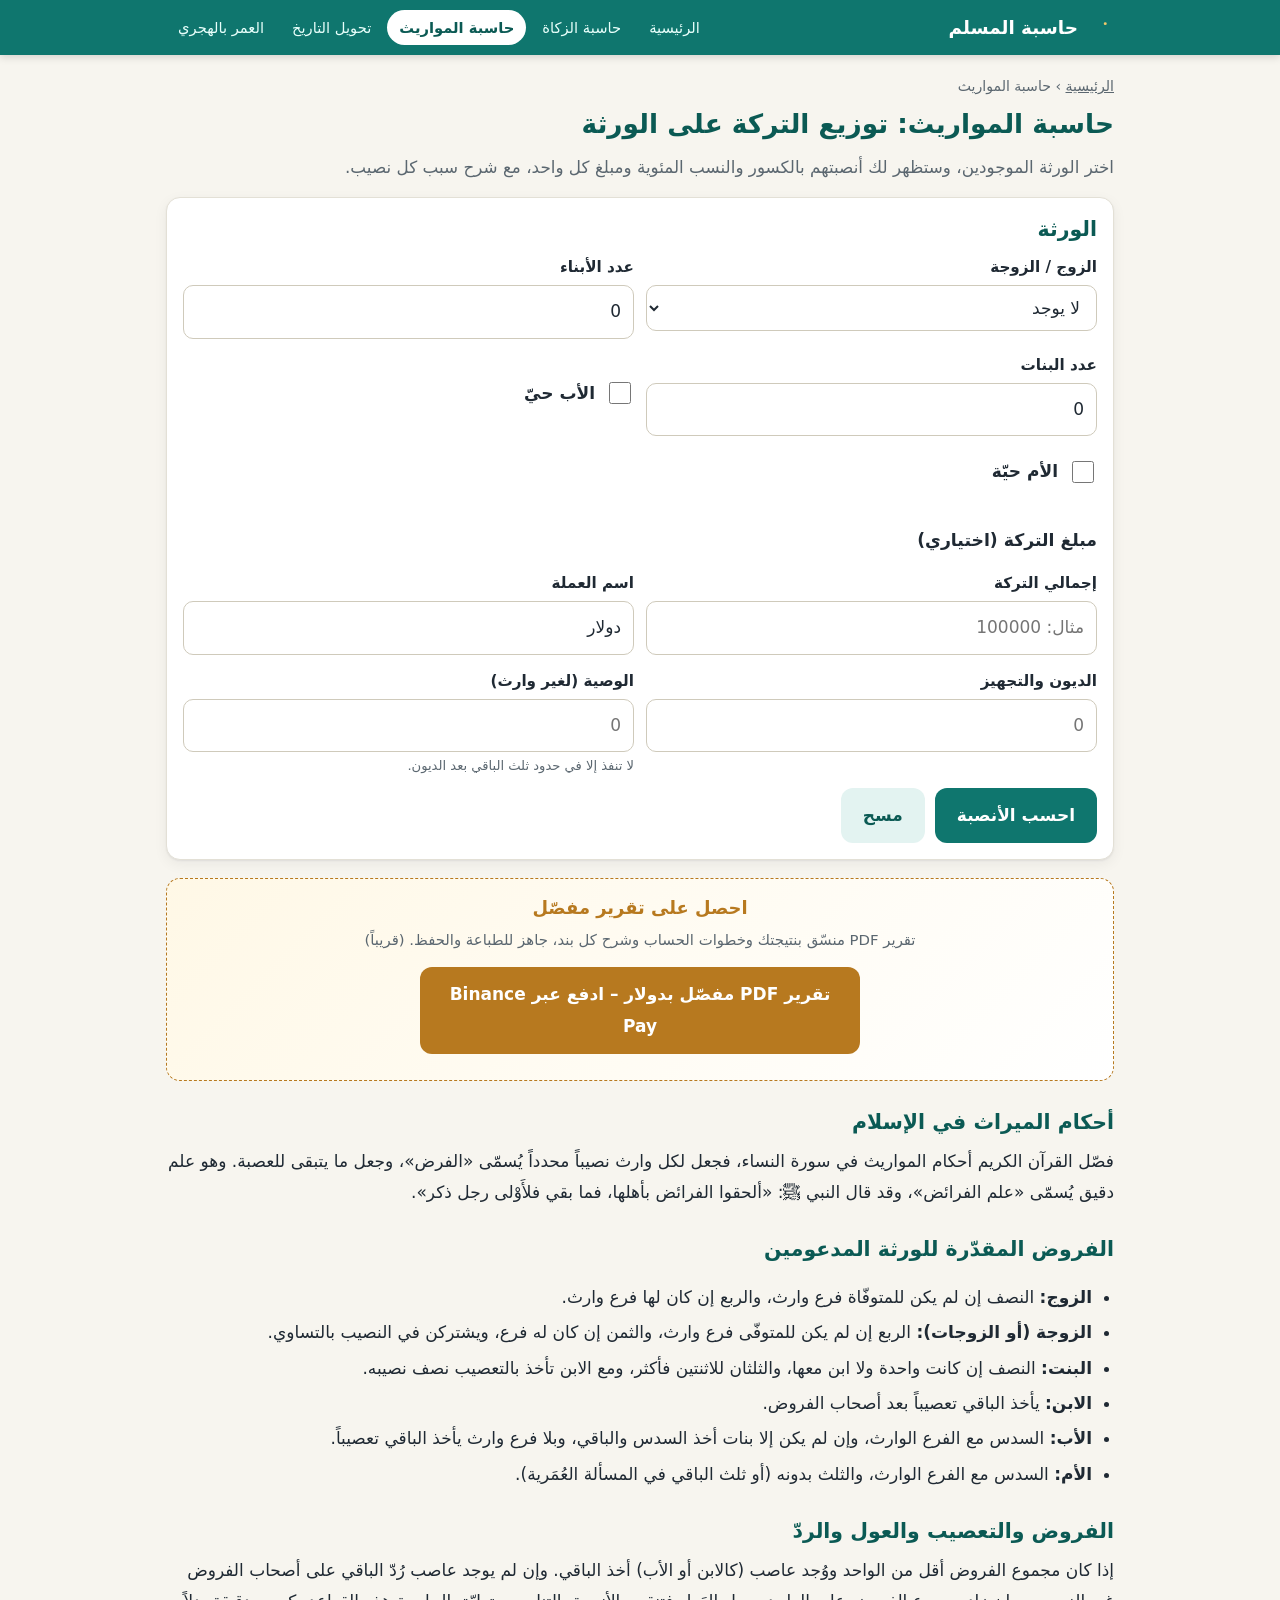
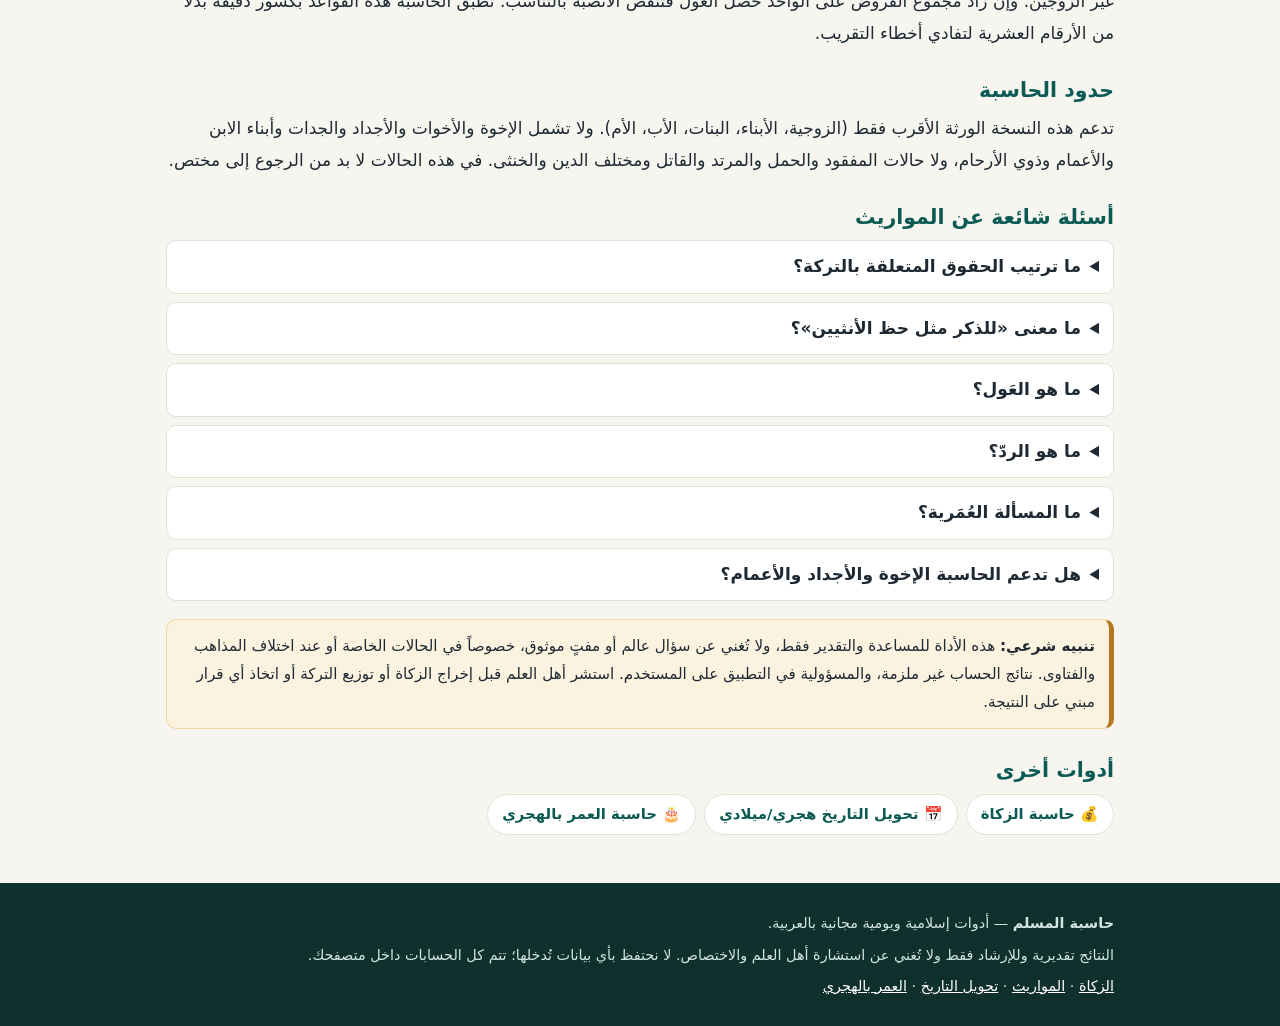
<file: mawarith.html>
<!DOCTYPE html>
<html lang="ar" dir="rtl">
<head>
<meta charset="utf-8">
<meta name="viewport" content="width=device-width, initial-scale=1">
<title>حاسبة المواريث – توزيع التركة حسب الشريعة الإسلامية</title>
<meta name="description" content="حاسبة مواريث مجانية: أدخل الزوج أو الزوجات والأبناء والبنات والأب والأم لتعرف نصيب كل وارث بالفروض والتعصيب والعول والردّ، ومبلغ التركة.">
<meta name="theme-color" content="#0f766e">
<link rel="canonical" href="https://abedkhayyal97-design.github.io/mawarith.html">
<link rel="icon" href="/assets/favicon.svg" type="image/svg+xml">
<meta property="og:type" content="website">
<meta property="og:locale" content="ar_AR">
<meta property="og:site_name" content="حاسبة المسلم">
<meta property="og:title" content="حاسبة المواريث – توزيع التركة حسب الشريعة الإسلامية">
<meta property="og:description" content="حاسبة مواريث مجانية: أدخل الزوج أو الزوجات والأبناء والبنات والأب والأم لتعرف نصيب كل وارث بالفروض والتعصيب والعول والردّ، ومبلغ التركة.">
<meta property="og:url" content="https://abedkhayyal97-design.github.io/mawarith.html">
<meta property="og:image" content="https://abedkhayyal97-design.github.io/assets/og.png">
<meta property="og:image:width" content="1200">
<meta property="og:image:height" content="630">
<meta name="twitter:card" content="summary_large_image">
<meta name="twitter:title" content="حاسبة المواريث – توزيع التركة حسب الشريعة الإسلامية">
<meta name="twitter:description" content="حاسبة مواريث مجانية: أدخل الزوج أو الزوجات والأبناء والبنات والأب والأم لتعرف نصيب كل وارث بالفروض والتعصيب والعول والردّ، ومبلغ التركة.">
<meta name="twitter:image" content="https://abedkhayyal97-design.github.io/assets/og.png">
<link rel="stylesheet" href="/css/style.css">
<script type="application/ld+json">{"@context": "https://schema.org", "@type": "WebApplication", "name": "حاسبة المواريث – توزيع التركة حسب الشريعة الإسلامية", "url": "https://abedkhayyal97-design.github.io/mawarith.html", "inLanguage": "ar", "description": "حاسبة مواريث مجانية: أدخل الزوج أو الزوجات والأبناء والبنات والأب والأم لتعرف نصيب كل وارث بالفروض والتعصيب والعول والردّ، ومبلغ التركة.", "applicationCategory": "UtilitiesApplication", "operatingSystem": "Any", "offers": {"@type": "Offer", "price": "0", "priceCurrency": "USD"}}</script>
<script type="application/ld+json">{"@context": "https://schema.org", "@type": "FAQPage", "mainEntity": [{"@type": "Question", "name": "ما ترتيب الحقوق المتعلقة بالتركة؟", "acceptedAnswer": {"@type": "Answer", "text": "أولاً تجهيز الميت ودفنه بالمعروف، ثم سداد ديونه، ثم تنفيذ وصيته في حدود الثلث لغير وارث، ثم يُقسَّم الباقي على الورثة بحسب الفروض والتعصيب."}}, {"@type": "Question", "name": "ما معنى «للذكر مثل حظ الأنثيين»؟", "acceptedAnswer": {"@type": "Answer", "text": "إذا اجتمع الأبناء والبنات ورثوا الباقي تعصيباً، ويأخذ الابن ضعف نصيب البنت، كما في قوله تعالى: ﴿يُوصِيكُمُ اللَّهُ فِي أَوْلَادِكُمْ لِلذَّكَرِ مِثْلُ حَظِّ الْأُنثَيَيْنِ﴾."}}, {"@type": "Question", "name": "ما هو العَول؟", "acceptedAnswer": {"@type": "Answer", "text": "العَول زيادة في مجموع الفروض على أصل المسألة بحيث لا تكفي التركة لكل الفروض كاملة، فتُنقَص حصص جميع أصحاب الفروض بنسبة واحدة. مثال: زوجة وبنتان وأب وأم، فمجموع فروضهم 27/24."}}, {"@type": "Question", "name": "ما هو الردّ؟", "acceptedAnswer": {"@type": "Answer", "text": "الردّ عكس العَول: إذا بقي من التركة شيء بعد الفروض ولم يوجد عاصب، يُردّ الباقي على أصحاب الفروض بنسبة فروضهم، ولا يُردّ على الزوج أو الزوجة في المشهور. مثال: بنت وأم فقط."}}, {"@type": "Question", "name": "ما المسألة العُمَرية؟", "acceptedAnswer": {"@type": "Answer", "text": "هي حالة اجتماع زوج أو زوجة مع الأب والأم فقط، فتأخذ الأم ثلث الباقي بعد نصيب الزوج أو الزوجة (لا ثلث التركة كلها)، ويأخذ الأب الباقي، وقد قضى بها عمر بن الخطاب رضي الله عنه."}}, {"@type": "Question", "name": "هل تدعم الحاسبة الإخوة والأجداد والأعمام؟", "acceptedAnswer": {"@type": "Answer", "text": "لا، هذه النسخة تغطي الحالات الأكثر شيوعاً: الزوج أو الزوجات، الأبناء، البنات، الأب، الأم. للحالات الأوسع (إخوة، أجداد، أبناء ابن، مفقود، حمل...) راجع عالماً أو محكمة شرعية."}}]}</script>
</head>
<body>
<a class="skip" href="#main">تخطَّ إلى المحتوى</a>
<header class="site-header"><div class="wrap">
<a class="brand" href="/"><svg width="28" height="28" viewBox="0 0 64 64" aria-hidden="true"><path d="M40 12a20 20 0 1 0 0 40 15.5 15.5 0 1 1 0-40z" fill="#fff"/><circle cx="44" cy="22" r="3.4" fill="#f3c969"/></svg><span>حاسبة المسلم</span></a>
<nav class="nav" aria-label="القائمة الرئيسية"><a href="/">الرئيسية</a><a href="/zakat.html">حاسبة الزكاة</a><a href="/mawarith.html" aria-current="page">حاسبة المواريث</a><a href="/hijri-converter.html">تحويل التاريخ</a><a href="/hijri-age.html">العمر بالهجري</a></nav>
</div></header>
<main id="main"><div class="wrap">
<nav class="crumbs" aria-label="مسار التنقل"><a href="/">الرئيسية</a> › <span>حاسبة المواريث</span></nav>
<h1>حاسبة المواريث: توزيع التركة على الورثة</h1>
<p class="lead">اختر الورثة الموجودين، وستظهر لك أنصبتهم بالكسور والنسب المئوية ومبلغ كل واحد، مع شرح سبب كل نصيب.</p>
<!-- AD SLOT: top — ضع وحدة AdSense هنا لاحقاً (ins.adsbygoogle) -->
<div class="ad-slot" id="ad-top" data-ad-position="top" data-ad-slot-id="" role="complementary" aria-label="مساحة إعلانية"><span>مساحة إعلانية — top (AdSense)</span></div>

<section class="card" aria-labelledby="calc-h">
<h2 id="calc-h">الورثة</h2>
<form id="maw-form" class="form cols-2" novalidate autocomplete="off">
  <div class="field"><label for="spouse">الزوج / الزوجة</label><select id="spouse"><option value="none">لا يوجد</option><option value="husband">زوج (المتوفّى امرأة)</option><option value="wives">زوجة أو زوجات (المتوفّى رجل)</option></select></div>
  <div class="field" id="wives-field" hidden><label for="wives">عدد الزوجات</label><select id="wives"><option>1</option><option>2</option><option>3</option><option>4</option></select></div>
  <div class="field"><label for="sons">عدد الأبناء</label><input type="number" id="sons" min="0" max="50" step="1" inputmode="numeric" value="0"></div>
  <div class="field"><label for="daughters">عدد البنات</label><input type="number" id="daughters" min="0" max="50" step="1" inputmode="numeric" value="0"></div>
  <label class="check"><input type="checkbox" id="father"> الأب حيّ</label>
  <label class="check"><input type="checkbox" id="mother"> الأم حيّة</label>
  <h3 class="span" style="margin-bottom:0">مبلغ التركة (اختياري)</h3>
  <div class="field"><label for="estate">إجمالي التركة</label><input type="text" inputmode="decimal" id="estate" placeholder="مثال: 100000"></div>
  <div class="field"><label for="currency">اسم العملة</label><input type="text" id="currency" value="دولار"></div>
  <div class="field"><label for="debts">الديون والتجهيز</label><input type="text" inputmode="decimal" id="debts" placeholder="0"></div>
  <div class="field"><label for="bequest">الوصية (لغير وارث)</label><input type="text" inputmode="decimal" id="bequest" placeholder="0"><span class="hint">لا تنفذ إلا في حدود ثلث الباقي بعد الديون.</span></div>
  <div class="btn-row span"><button class="btn" type="submit">احسب الأنصبة</button><button class="btn secondary" type="reset">مسح</button></div>
</form>
<div id="maw-result" class="result" role="status" aria-live="polite" hidden></div>
</section>
<section class="pdf-box" aria-labelledby="pdf-h" data-tool="mawarith">
<h2 id="pdf-h">احصل على تقرير مفصّل</h2>
<p>تقرير PDF منسّق بنتيجتك وخطوات الحساب وشرح كل بند، جاهز للطباعة والحفظ. (قريباً)</p>
<button type="button" class="btn gold" data-pdf-btn>تقرير PDF مفصّل بدولار – ادفع عبر Binance Pay</button>
<div class="pdf-msg" role="status" aria-live="polite"></div>
</section>

<!-- AD SLOT: middle — ضع وحدة AdSense هنا لاحقاً (ins.adsbygoogle) -->
<div class="ad-slot" id="ad-middle" data-ad-position="middle" data-ad-slot-id="" role="complementary" aria-label="مساحة إعلانية"><span>مساحة إعلانية — middle (AdSense)</span></div>

<article class="seo">
<h2>أحكام الميراث في الإسلام</h2>
<p>فصّل القرآن الكريم أحكام المواريث في سورة النساء، فجعل لكل وارث نصيباً محدداً يُسمّى «الفرض»، وجعل ما يتبقى للعصبة. وهو علم دقيق يُسمّى «علم الفرائض»، وقد قال النبي ﷺ: «ألحقوا الفرائض بأهلها، فما بقي فلأَوْلى رجل ذكر».</p>
<h2>الفروض المقدّرة للورثة المدعومين</h2>
<ul>
<li><strong>الزوج:</strong> النصف إن لم يكن للمتوفّاة فرع وارث، والربع إن كان لها فرع وارث.</li>
<li><strong>الزوجة (أو الزوجات):</strong> الربع إن لم يكن للمتوفّى فرع وارث، والثمن إن كان له فرع، ويشتركن في النصيب بالتساوي.</li>
<li><strong>البنت:</strong> النصف إن كانت واحدة ولا ابن معها، والثلثان للاثنتين فأكثر، ومع الابن تأخذ بالتعصيب نصف نصيبه.</li>
<li><strong>الابن:</strong> يأخذ الباقي تعصيباً بعد أصحاب الفروض.</li>
<li><strong>الأب:</strong> السدس مع الفرع الوارث، وإن لم يكن إلا بنات أخذ السدس والباقي، وبلا فرع وارث يأخذ الباقي تعصيباً.</li>
<li><strong>الأم:</strong> السدس مع الفرع الوارث، والثلث بدونه (أو ثلث الباقي في المسألة العُمَرية).</li>
</ul>
<h2>الفروض والتعصيب والعول والردّ</h2>
<p>إذا كان مجموع الفروض أقل من الواحد ووُجد عاصب (كالابن أو الأب) أخذ الباقي. وإن لم يوجد عاصب رُدّ الباقي على أصحاب الفروض غير الزوجين. وإن زاد مجموع الفروض على الواحد حصل العَول فتنقص الأنصبة بالتناسب. تطبّق الحاسبة هذه القواعد بكسور دقيقة بدلاً من الأرقام العشرية لتفادي أخطاء التقريب.</p>
<h2>حدود الحاسبة</h2>
<p>تدعم هذه النسخة الورثة الأقرب فقط (الزوجية، الأبناء، البنات، الأب، الأم). ولا تشمل الإخوة والأخوات والأجداد والجدات وأبناء الابن والأعمام وذوي الأرحام، ولا حالات المفقود والحمل والمرتد والقاتل ومختلف الدين والخنثى. في هذه الحالات لا بد من الرجوع إلى مختص.</p>
<h2>أسئلة شائعة عن المواريث</h2>
<div class="faq"><details><summary>ما ترتيب الحقوق المتعلقة بالتركة؟</summary><p>أولاً تجهيز الميت ودفنه بالمعروف، ثم سداد ديونه، ثم تنفيذ وصيته في حدود الثلث لغير وارث، ثم يُقسَّم الباقي على الورثة بحسب الفروض والتعصيب.</p></details><details><summary>ما معنى «للذكر مثل حظ الأنثيين»؟</summary><p>إذا اجتمع الأبناء والبنات ورثوا الباقي تعصيباً، ويأخذ الابن ضعف نصيب البنت، كما في قوله تعالى: ﴿يُوصِيكُمُ اللَّهُ فِي أَوْلَادِكُمْ لِلذَّكَرِ مِثْلُ حَظِّ الْأُنثَيَيْنِ﴾.</p></details><details><summary>ما هو العَول؟</summary><p>العَول زيادة في مجموع الفروض على أصل المسألة بحيث لا تكفي التركة لكل الفروض كاملة، فتُنقَص حصص جميع أصحاب الفروض بنسبة واحدة. مثال: زوجة وبنتان وأب وأم، فمجموع فروضهم 27/24.</p></details><details><summary>ما هو الردّ؟</summary><p>الردّ عكس العَول: إذا بقي من التركة شيء بعد الفروض ولم يوجد عاصب، يُردّ الباقي على أصحاب الفروض بنسبة فروضهم، ولا يُردّ على الزوج أو الزوجة في المشهور. مثال: بنت وأم فقط.</p></details><details><summary>ما المسألة العُمَرية؟</summary><p>هي حالة اجتماع زوج أو زوجة مع الأب والأم فقط، فتأخذ الأم ثلث الباقي بعد نصيب الزوج أو الزوجة (لا ثلث التركة كلها)، ويأخذ الأب الباقي، وقد قضى بها عمر بن الخطاب رضي الله عنه.</p></details><details><summary>هل تدعم الحاسبة الإخوة والأجداد والأعمام؟</summary><p>لا، هذه النسخة تغطي الحالات الأكثر شيوعاً: الزوج أو الزوجات، الأبناء، البنات، الأب، الأم. للحالات الأوسع (إخوة، أجداد، أبناء ابن، مفقود، حمل...) راجع عالماً أو محكمة شرعية.</p></details></div>
</article>
<aside class="disclaimer" role="note"><strong>تنبيه شرعي:</strong> هذه الأداة للمساعدة والتقدير فقط، ولا تُغني عن سؤال عالم أو مفتٍ موثوق، خصوصاً في الحالات الخاصة أو عند اختلاف المذاهب والفتاوى. نتائج الحساب غير ملزمة، والمسؤولية في التطبيق على المستخدم. استشر أهل العلم قبل إخراج الزكاة أو توزيع التركة أو اتخاذ أي قرار مبني على النتيجة.</aside>

<h2>أدوات أخرى</h2>
<div class="related"><a href="/zakat.html">💰 حاسبة الزكاة</a><a href="/hijri-converter.html">📅 تحويل التاريخ هجري/ميلادي</a><a href="/hijri-age.html">🎂 حاسبة العمر بالهجري</a></div>

<!-- AD SLOT: bottom — ضع وحدة AdSense هنا لاحقاً (ins.adsbygoogle) -->
<div class="ad-slot" id="ad-bottom" data-ad-position="bottom" data-ad-slot-id="" role="complementary" aria-label="مساحة إعلانية"><span>مساحة إعلانية — bottom (AdSense)</span></div>

</div></main>
<footer class="site-footer"><div class="wrap">
<p><strong>حاسبة المسلم</strong> — أدوات إسلامية ويومية مجانية بالعربية.</p>
<p>النتائج تقديرية وللإرشاد فقط ولا تُغني عن استشارة أهل العلم والاختصاص. لا نحتفظ بأي بيانات تُدخلها؛ تتم كل الحسابات داخل متصفحك.</p>
<p><a href="/zakat.html">الزكاة</a> · <a href="/mawarith.html">المواريث</a> · <a href="/hijri-converter.html">تحويل التاريخ</a> · <a href="/hijri-age.html">العمر بالهجري</a></p>
</div></footer>
<script src="/js/config.js"></script>
<script src="/js/common.js"></script>
<script src="/js/mawarith-lib.js"></script>
<script src="/js/mawarith-ui.js"></script>
</body>
</html>
</file>
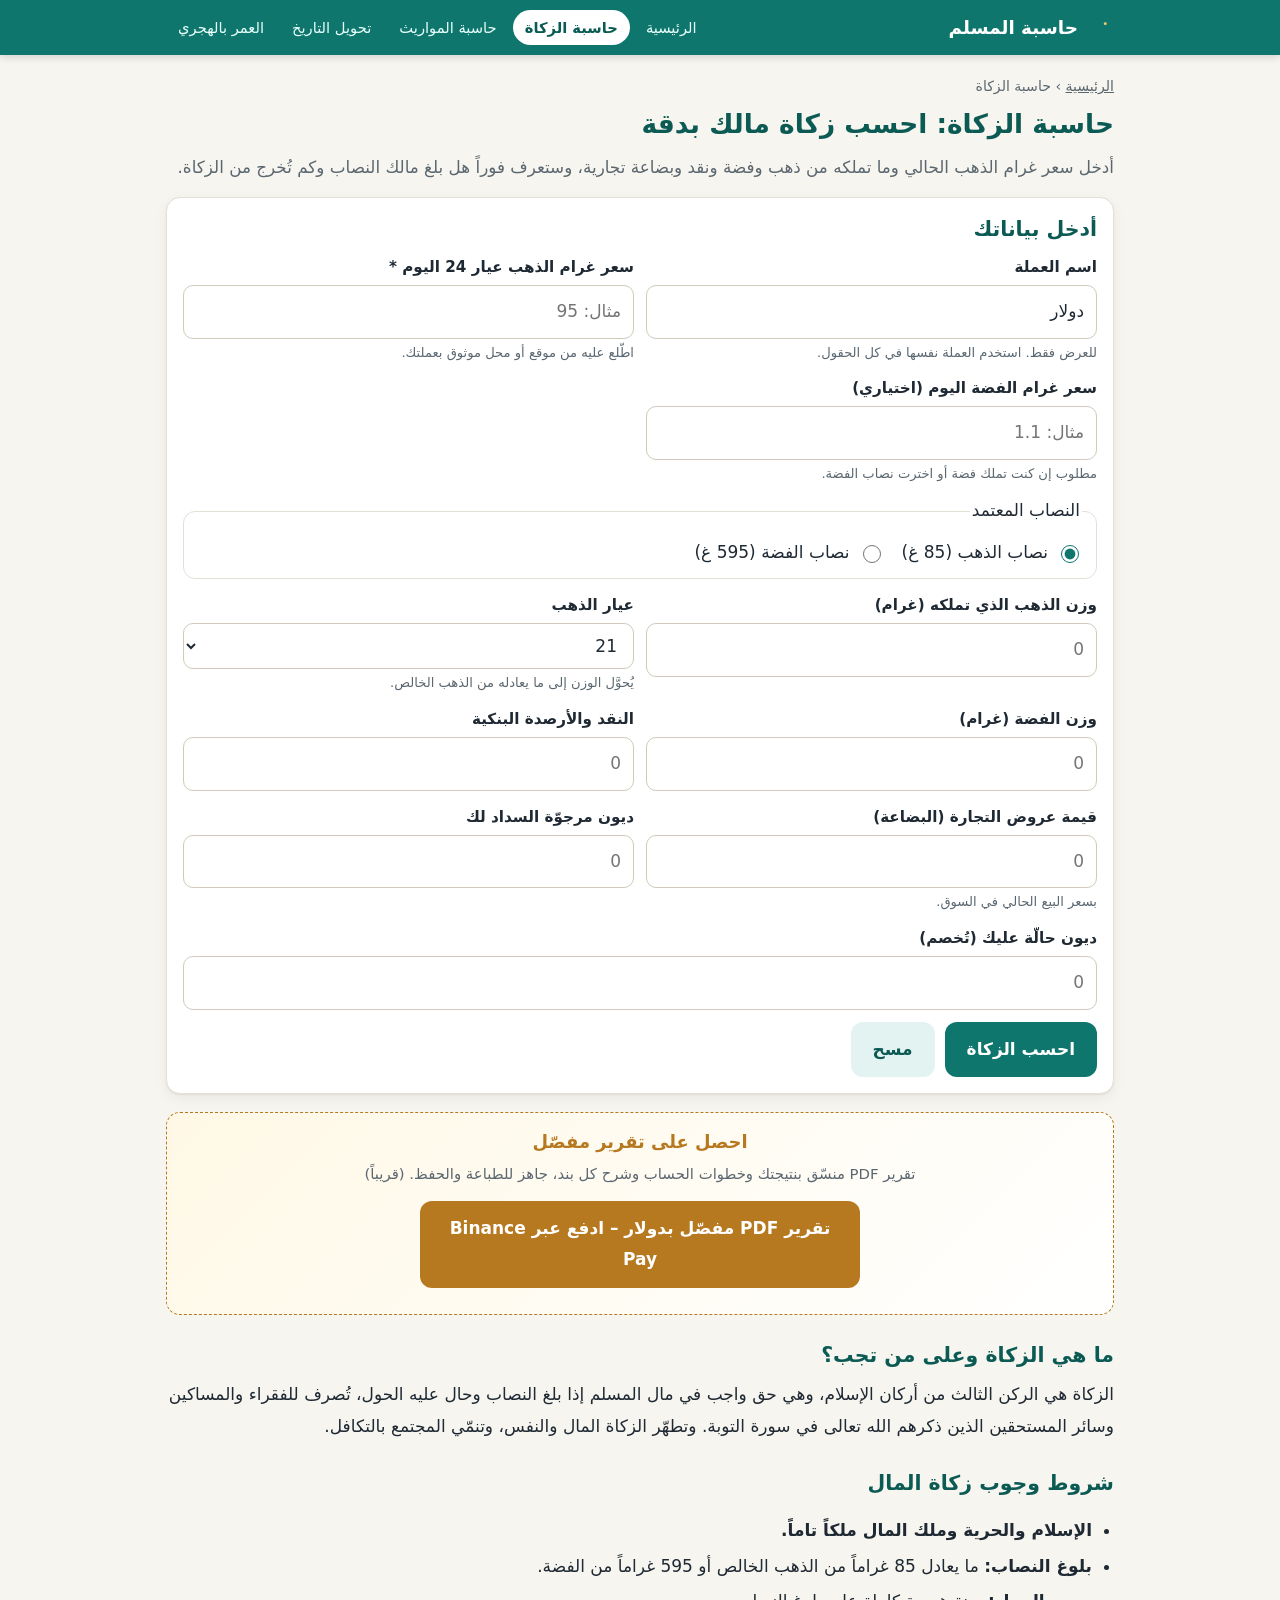
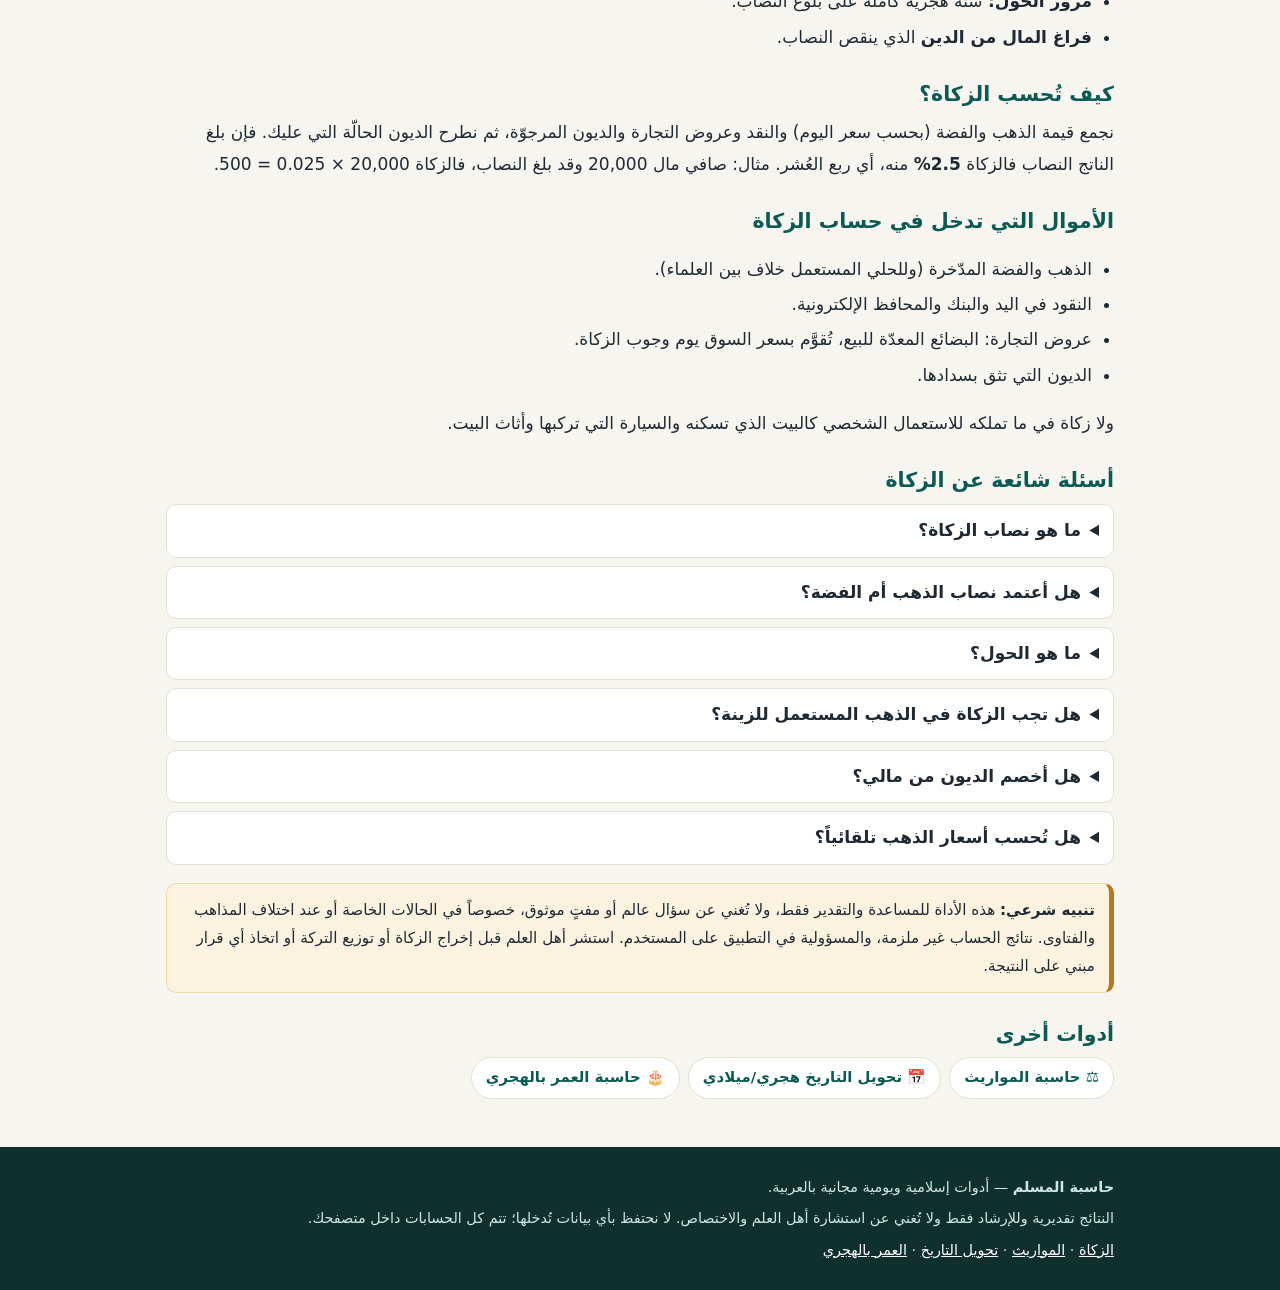
<file: zakat.html>
<!DOCTYPE html>
<html lang="ar" dir="rtl">
<head>
<meta charset="utf-8">
<meta name="viewport" content="width=device-width, initial-scale=1">
<title>حاسبة الزكاة – احسب زكاة المال والذهب والفضة والتجارة</title>
<meta name="description" content="حاسبة زكاة مجانية: أدخل سعر الذهب اليوم وأموالك وعروض التجارة، واعرف هل بلغت النصاب (85 غ ذهب أو 595 غ فضة) ومقدار الزكاة 2.5%.">
<meta name="theme-color" content="#0f766e">
<link rel="canonical" href="https://abedkhayyal97-design.github.io/zakat.html">
<link rel="icon" href="/assets/favicon.svg" type="image/svg+xml">
<meta property="og:type" content="website">
<meta property="og:locale" content="ar_AR">
<meta property="og:site_name" content="حاسبة المسلم">
<meta property="og:title" content="حاسبة الزكاة – احسب زكاة المال والذهب والفضة والتجارة">
<meta property="og:description" content="حاسبة زكاة مجانية: أدخل سعر الذهب اليوم وأموالك وعروض التجارة، واعرف هل بلغت النصاب (85 غ ذهب أو 595 غ فضة) ومقدار الزكاة 2.5%.">
<meta property="og:url" content="https://abedkhayyal97-design.github.io/zakat.html">
<meta property="og:image" content="https://abedkhayyal97-design.github.io/assets/og.png">
<meta property="og:image:width" content="1200">
<meta property="og:image:height" content="630">
<meta name="twitter:card" content="summary_large_image">
<meta name="twitter:title" content="حاسبة الزكاة – احسب زكاة المال والذهب والفضة والتجارة">
<meta name="twitter:description" content="حاسبة زكاة مجانية: أدخل سعر الذهب اليوم وأموالك وعروض التجارة، واعرف هل بلغت النصاب (85 غ ذهب أو 595 غ فضة) ومقدار الزكاة 2.5%.">
<meta name="twitter:image" content="https://abedkhayyal97-design.github.io/assets/og.png">
<link rel="stylesheet" href="/css/style.css">
<script type="application/ld+json">{"@context": "https://schema.org", "@type": "WebApplication", "name": "حاسبة الزكاة – احسب زكاة المال والذهب والفضة والتجارة", "url": "https://abedkhayyal97-design.github.io/zakat.html", "inLanguage": "ar", "description": "حاسبة زكاة مجانية: أدخل سعر الذهب اليوم وأموالك وعروض التجارة، واعرف هل بلغت النصاب (85 غ ذهب أو 595 غ فضة) ومقدار الزكاة 2.5%.", "applicationCategory": "UtilitiesApplication", "operatingSystem": "Any", "offers": {"@type": "Offer", "price": "0", "priceCurrency": "USD"}}</script>
<script type="application/ld+json">{"@context": "https://schema.org", "@type": "FAQPage", "mainEntity": [{"@type": "Question", "name": "ما هو نصاب الزكاة؟", "acceptedAnswer": {"@type": "Answer", "text": "النصاب هو الحد الأدنى من المال الذي إذا بلغه المسلم وجبت عليه الزكاة. نصاب الذهب 85 غراماً من الذهب الخالص (عيار 24)، ونصاب الفضة 595 غراماً من الفضة. ويُقوَّم المال النقدي بأحدهما."}}, {"@type": "Question", "name": "هل أعتمد نصاب الذهب أم الفضة؟", "acceptedAnswer": {"@type": "Answer", "text": "يعتمد كثير من الناس اليوم نصاب الذهب لأنه الأشهر، بينما يرى بعض العلماء الاحتياط بنصاب الفضة لأنه أقل، فيدخل فيه عدد أكبر من الناس وينتفع الفقراء أكثر. يمكنك تجربة الاثنين في الحاسبة، واسأل أهل العلم عمّا تطمئن إليه."}}, {"@type": "Question", "name": "ما هو الحول؟", "acceptedAnswer": {"@type": "Answer", "text": "الحول هو مرور سنة هجرية كاملة (354 يوماً تقريباً) على امتلاك النصاب. فإن كان عندك نصاب منذ أقل من سنة هجرية فلا زكاة عليك بعد، وتُحسب الزكاة في تاريخ ثابت كل عام."}}, {"@type": "Question", "name": "هل تجب الزكاة في الذهب المستعمل للزينة؟", "acceptedAnswer": {"@type": "Answer", "text": "اختلف العلماء: يرى جمهورهم (المالكية والشافعية والحنابلة) أن حلي الزينة المباحة المستعملة لا زكاة فيها، ويرى الحنفية وجوب الزكاة فيها. أما الذهب المدّخر أو المعدّ للبيع فتجب زكاته باتفاق. استفتِ أهل العلم في حالتك."}}, {"@type": "Question", "name": "هل أخصم الديون من مالي؟", "acceptedAnswer": {"@type": "Answer", "text": "الديون الحالّة التي عليك (المستحقة السداد الآن) تُخصم عند كثير من العلماء من المال الخاضع للزكاة. أما الأقساط الطويلة الأجل فيُخصم منها ما حلّ موعده فقط في الغالب. أضف الديون المرجوّة السداد لك لأنها مال تملكه."}}, {"@type": "Question", "name": "هل تُحسب أسعار الذهب تلقائياً؟", "acceptedAnswer": {"@type": "Answer", "text": "لا، حتى يبقى الموقع مجانياً وخفيفاً وبلا اعتماد على خدمات خارجية، تُدخل أنت سعر غرام الذهب (عيار 24) الحالي بعملتك من موقع أو محل صرافة موثوق، ويُحفظ السعر في متصفحك فقط."}}]}</script>
</head>
<body>
<a class="skip" href="#main">تخطَّ إلى المحتوى</a>
<header class="site-header"><div class="wrap">
<a class="brand" href="/"><svg width="28" height="28" viewBox="0 0 64 64" aria-hidden="true"><path d="M40 12a20 20 0 1 0 0 40 15.5 15.5 0 1 1 0-40z" fill="#fff"/><circle cx="44" cy="22" r="3.4" fill="#f3c969"/></svg><span>حاسبة المسلم</span></a>
<nav class="nav" aria-label="القائمة الرئيسية"><a href="/">الرئيسية</a><a href="/zakat.html" aria-current="page">حاسبة الزكاة</a><a href="/mawarith.html">حاسبة المواريث</a><a href="/hijri-converter.html">تحويل التاريخ</a><a href="/hijri-age.html">العمر بالهجري</a></nav>
</div></header>
<main id="main"><div class="wrap">
<nav class="crumbs" aria-label="مسار التنقل"><a href="/">الرئيسية</a> › <span>حاسبة الزكاة</span></nav>
<h1>حاسبة الزكاة: احسب زكاة مالك بدقة</h1>
<p class="lead">أدخل سعر غرام الذهب الحالي وما تملكه من ذهب وفضة ونقد وبضاعة تجارية، وستعرف فوراً هل بلغ مالك النصاب وكم تُخرج من الزكاة.</p>
<!-- AD SLOT: top — ضع وحدة AdSense هنا لاحقاً (ins.adsbygoogle) -->
<div class="ad-slot" id="ad-top" data-ad-position="top" data-ad-slot-id="" role="complementary" aria-label="مساحة إعلانية"><span>مساحة إعلانية — top (AdSense)</span></div>

<section class="card" aria-labelledby="calc-h">
<h2 id="calc-h">أدخل بياناتك</h2>
<form id="zakat-form" class="form cols-2" novalidate autocomplete="off">
  <div class="field"><label for="currency">اسم العملة</label><input type="text" id="currency" placeholder="مثال: ليرة، دولار، ريال" value="دولار"><span class="hint">للعرض فقط. استخدم العملة نفسها في كل الحقول.</span></div>
  <div class="field"><label for="goldPrice">سعر غرام الذهب عيار 24 اليوم <b>*</b></label><input type="text" inputmode="decimal" id="goldPrice" placeholder="مثال: 95"><span class="hint">اطّلع عليه من موقع أو محل موثوق بعملتك.</span></div>
  <div class="field"><label for="silverPrice">سعر غرام الفضة اليوم (اختياري)</label><input type="text" inputmode="decimal" id="silverPrice" placeholder="مثال: 1.1"><span class="hint">مطلوب إن كنت تملك فضة أو اخترت نصاب الفضة.</span></div>
  <fieldset class="span"><legend>النصاب المعتمد</legend><div class="radio-row">
    <label><input type="radio" name="basis" value="gold" checked> نصاب الذهب (85 غ)</label>
    <label><input type="radio" name="basis" value="silver"> نصاب الفضة (595 غ)</label></div></fieldset>
  <div class="field"><label for="goldGrams">وزن الذهب الذي تملكه (غرام)</label><input type="text" inputmode="decimal" id="goldGrams" placeholder="0"></div>
  <div class="field"><label for="goldKarat">عيار الذهب</label><select id="goldKarat"><option value="24">24</option><option value="22">22</option><option value="21" selected>21</option><option value="18">18</option></select><span class="hint">يُحوَّل الوزن إلى ما يعادله من الذهب الخالص.</span></div>
  <div class="field"><label for="silverGrams">وزن الفضة (غرام)</label><input type="text" inputmode="decimal" id="silverGrams" placeholder="0"></div>
  <div class="field"><label for="cash">النقد والأرصدة البنكية</label><input type="text" inputmode="decimal" id="cash" placeholder="0"></div>
  <div class="field"><label for="trade">قيمة عروض التجارة (البضاعة)</label><input type="text" inputmode="decimal" id="trade" placeholder="0"><span class="hint">بسعر البيع الحالي في السوق.</span></div>
  <div class="field"><label for="receivables">ديون مرجوّة السداد لك</label><input type="text" inputmode="decimal" id="receivables" placeholder="0"></div>
  <div class="field span"><label for="debts">ديون حالّة عليك (تُخصم)</label><input type="text" inputmode="decimal" id="debts" placeholder="0"></div>
  <div class="btn-row span"><button class="btn" type="submit">احسب الزكاة</button><button class="btn secondary" type="reset">مسح</button></div>
</form>
<div id="zakat-result" class="result" role="status" aria-live="polite" hidden></div>
</section>
<section class="pdf-box" aria-labelledby="pdf-h" data-tool="zakat">
<h2 id="pdf-h">احصل على تقرير مفصّل</h2>
<p>تقرير PDF منسّق بنتيجتك وخطوات الحساب وشرح كل بند، جاهز للطباعة والحفظ. (قريباً)</p>
<button type="button" class="btn gold" data-pdf-btn>تقرير PDF مفصّل بدولار – ادفع عبر Binance Pay</button>
<div class="pdf-msg" role="status" aria-live="polite"></div>
</section>

<!-- AD SLOT: middle — ضع وحدة AdSense هنا لاحقاً (ins.adsbygoogle) -->
<div class="ad-slot" id="ad-middle" data-ad-position="middle" data-ad-slot-id="" role="complementary" aria-label="مساحة إعلانية"><span>مساحة إعلانية — middle (AdSense)</span></div>

<article class="seo">
<h2>ما هي الزكاة وعلى من تجب؟</h2>
<p>الزكاة هي الركن الثالث من أركان الإسلام، وهي حق واجب في مال المسلم إذا بلغ النصاب وحال عليه الحول، تُصرف للفقراء والمساكين وسائر المستحقين الذين ذكرهم الله تعالى في سورة التوبة. وتطهّر الزكاة المال والنفس، وتنمّي المجتمع بالتكافل.</p>
<h2>شروط وجوب زكاة المال</h2>
<ul>
<li><strong>الإسلام والحرية وملك المال ملكاً تاماً.</strong></li>
<li><strong>بلوغ النصاب:</strong> ما يعادل 85 غراماً من الذهب الخالص أو 595 غراماً من الفضة.</li>
<li><strong>مرور الحول:</strong> سنة هجرية كاملة على بلوغ النصاب.</li>
<li><strong>فراغ المال من الدين</strong> الذي ينقص النصاب.</li>
</ul>
<h2>كيف تُحسب الزكاة؟</h2>
<p>نجمع قيمة الذهب والفضة (بحسب سعر اليوم) والنقد وعروض التجارة والديون المرجوّة، ثم نطرح الديون الحالّة التي عليك. فإن بلغ الناتج النصاب فالزكاة <strong>2.5%</strong> منه، أي ربع العُشر. مثال: صافي مال 20,000 وقد بلغ النصاب، فالزكاة 20,000 × 0.025 = 500.</p>
<h2>الأموال التي تدخل في حساب الزكاة</h2>
<ul>
<li>الذهب والفضة المدّخرة (وللحلي المستعمل خلاف بين العلماء).</li>
<li>النقود في اليد والبنك والمحافظ الإلكترونية.</li>
<li>عروض التجارة: البضائع المعدّة للبيع، تُقوَّم بسعر السوق يوم وجوب الزكاة.</li>
<li>الديون التي تثق بسدادها.</li>
</ul>
<p>ولا زكاة في ما تملكه للاستعمال الشخصي كالبيت الذي تسكنه والسيارة التي تركبها وأثاث البيت.</p>
<h2>أسئلة شائعة عن الزكاة</h2>
<div class="faq"><details><summary>ما هو نصاب الزكاة؟</summary><p>النصاب هو الحد الأدنى من المال الذي إذا بلغه المسلم وجبت عليه الزكاة. نصاب الذهب 85 غراماً من الذهب الخالص (عيار 24)، ونصاب الفضة 595 غراماً من الفضة. ويُقوَّم المال النقدي بأحدهما.</p></details><details><summary>هل أعتمد نصاب الذهب أم الفضة؟</summary><p>يعتمد كثير من الناس اليوم نصاب الذهب لأنه الأشهر، بينما يرى بعض العلماء الاحتياط بنصاب الفضة لأنه أقل، فيدخل فيه عدد أكبر من الناس وينتفع الفقراء أكثر. يمكنك تجربة الاثنين في الحاسبة، واسأل أهل العلم عمّا تطمئن إليه.</p></details><details><summary>ما هو الحول؟</summary><p>الحول هو مرور سنة هجرية كاملة (354 يوماً تقريباً) على امتلاك النصاب. فإن كان عندك نصاب منذ أقل من سنة هجرية فلا زكاة عليك بعد، وتُحسب الزكاة في تاريخ ثابت كل عام.</p></details><details><summary>هل تجب الزكاة في الذهب المستعمل للزينة؟</summary><p>اختلف العلماء: يرى جمهورهم (المالكية والشافعية والحنابلة) أن حلي الزينة المباحة المستعملة لا زكاة فيها، ويرى الحنفية وجوب الزكاة فيها. أما الذهب المدّخر أو المعدّ للبيع فتجب زكاته باتفاق. استفتِ أهل العلم في حالتك.</p></details><details><summary>هل أخصم الديون من مالي؟</summary><p>الديون الحالّة التي عليك (المستحقة السداد الآن) تُخصم عند كثير من العلماء من المال الخاضع للزكاة. أما الأقساط الطويلة الأجل فيُخصم منها ما حلّ موعده فقط في الغالب. أضف الديون المرجوّة السداد لك لأنها مال تملكه.</p></details><details><summary>هل تُحسب أسعار الذهب تلقائياً؟</summary><p>لا، حتى يبقى الموقع مجانياً وخفيفاً وبلا اعتماد على خدمات خارجية، تُدخل أنت سعر غرام الذهب (عيار 24) الحالي بعملتك من موقع أو محل صرافة موثوق، ويُحفظ السعر في متصفحك فقط.</p></details></div>
</article>
<aside class="disclaimer" role="note"><strong>تنبيه شرعي:</strong> هذه الأداة للمساعدة والتقدير فقط، ولا تُغني عن سؤال عالم أو مفتٍ موثوق، خصوصاً في الحالات الخاصة أو عند اختلاف المذاهب والفتاوى. نتائج الحساب غير ملزمة، والمسؤولية في التطبيق على المستخدم. استشر أهل العلم قبل إخراج الزكاة أو توزيع التركة أو اتخاذ أي قرار مبني على النتيجة.</aside>

<h2>أدوات أخرى</h2>
<div class="related"><a href="/mawarith.html">⚖️ حاسبة المواريث</a><a href="/hijri-converter.html">📅 تحويل التاريخ هجري/ميلادي</a><a href="/hijri-age.html">🎂 حاسبة العمر بالهجري</a></div>

<!-- AD SLOT: bottom — ضع وحدة AdSense هنا لاحقاً (ins.adsbygoogle) -->
<div class="ad-slot" id="ad-bottom" data-ad-position="bottom" data-ad-slot-id="" role="complementary" aria-label="مساحة إعلانية"><span>مساحة إعلانية — bottom (AdSense)</span></div>

</div></main>
<footer class="site-footer"><div class="wrap">
<p><strong>حاسبة المسلم</strong> — أدوات إسلامية ويومية مجانية بالعربية.</p>
<p>النتائج تقديرية وللإرشاد فقط ولا تُغني عن استشارة أهل العلم والاختصاص. لا نحتفظ بأي بيانات تُدخلها؛ تتم كل الحسابات داخل متصفحك.</p>
<p><a href="/zakat.html">الزكاة</a> · <a href="/mawarith.html">المواريث</a> · <a href="/hijri-converter.html">تحويل التاريخ</a> · <a href="/hijri-age.html">العمر بالهجري</a></p>
</div></footer>
<script src="/js/config.js"></script>
<script src="/js/common.js"></script>
<script src="/js/zakat-lib.js"></script>
<script src="/js/zakat-ui.js"></script>
</body>
</html>
</file>
<file: css/style.css>
:root{
  --bg:#f7f5ef; --card:#fff; --ink:#1f2933; --muted:#5b6770; --brand:#0f766e; --brand-d:#0b5a54; --brand-l:#e3f3f1;
  --gold:#b7791f; --gold-l:#fbf3e0; --line:#e3e0d6; --danger:#b42318; --ok:#067647; --radius:14px;
  --shadow:0 1px 2px rgba(16,24,40,.06),0 4px 14px rgba(16,24,40,.06);
}
*{box-sizing:border-box}
html{-webkit-text-size-adjust:100%;scroll-behavior:smooth}
body{margin:0;background:var(--bg);color:var(--ink);line-height:1.85;font-size:17px;
  font-family:"Segoe UI",Tahoma,"Noto Naskh Arabic","Noto Sans Arabic","Geeza Pro","Droid Arabic Kufi",system-ui,-apple-system,Arial,sans-serif}
a{color:var(--brand-d)}
a:hover{color:var(--gold)}
.wrap{width:100%;max-width:980px;margin:0 auto;padding:0 16px}
.skip{position:absolute;inset-inline-start:-999px;top:0;background:#000;color:#fff;padding:8px 12px;z-index:99}
.skip:focus{inset-inline-start:8px}

/* header */
.site-header{background:var(--brand);color:#fff;box-shadow:0 2px 8px rgba(0,0,0,.15)}
.site-header .wrap{display:flex;flex-direction:column;gap:2px;padding-top:8px;padding-bottom:4px}
.brand{display:flex;align-items:center;gap:8px;color:#fff;text-decoration:none;font-weight:700;font-size:1.15rem}
.brand:hover{color:#fff}
.brand svg{flex:none}
.nav{display:flex;gap:4px;overflow-x:auto;padding:4px 0 6px;scrollbar-width:none}
.nav::-webkit-scrollbar{display:none}
.nav a{white-space:nowrap;color:#e8fffb;text-decoration:none;padding:4px 12px;border-radius:999px;font-size:.92rem}
.nav a:hover{background:rgba(255,255,255,.14);color:#fff}
.nav a[aria-current="page"]{background:#fff;color:var(--brand-d);font-weight:700}
@media(min-width:760px){.site-header{position:sticky;top:0;z-index:20}.site-header .wrap{flex-direction:row;align-items:center;justify-content:space-between;padding-top:10px;padding-bottom:10px}.nav{padding:0}}

main{padding:18px 0 40px}
h1{font-size:1.65rem;line-height:1.4;margin:.4rem 0 .6rem;color:var(--brand-d)}
h2{font-size:1.28rem;line-height:1.5;margin:1.6rem 0 .5rem;color:var(--brand-d)}
h3{font-size:1.08rem;margin:1.1rem 0 .3rem}
p{margin:.5rem 0}
.lead{font-size:1.05rem;color:var(--muted)}
.crumbs{font-size:.88rem;color:var(--muted)}
.crumbs a{color:var(--muted)}

/* hero + grid */
.hero{background:linear-gradient(135deg,var(--brand) 0%,#115e59 100%);color:#fff;border-radius:var(--radius);padding:22px 18px;margin:6px 0 18px;box-shadow:var(--shadow)}
.hero h1{color:#fff;margin-top:0}
.hero p{color:#dffaf6;margin:0}
.grid{display:grid;gap:14px;grid-template-columns:1fr}
@media(min-width:620px){.grid{grid-template-columns:1fr 1fr}}
@media(min-width:900px){.grid{grid-template-columns:repeat(3,1fr)}}
.tool{display:flex;flex-direction:column;gap:6px;background:var(--card);border:1px solid var(--line);border-radius:var(--radius);padding:16px;text-decoration:none;color:var(--ink);box-shadow:var(--shadow);transition:transform .15s,border-color .15s}
.tool:hover{transform:translateY(-2px);border-color:var(--brand);color:var(--ink)}
.tool .ico{font-size:1.8rem;line-height:1}
.tool h2,.tool h3{margin:0;font-size:1.12rem;color:var(--brand-d)}
.tool p{margin:0;color:var(--muted);font-size:.94rem;line-height:1.7}
.tool .go{margin-top:auto;color:var(--gold);font-weight:700;font-size:.92rem}

/* cards & forms */
.card{background:var(--card);border:1px solid var(--line);border-radius:var(--radius);padding:16px;box-shadow:var(--shadow);margin:14px 0}
.card h2:first-child{margin-top:0}
.form{display:grid;gap:12px;grid-template-columns:1fr}
@media(min-width:620px){.form.cols-2{grid-template-columns:1fr 1fr}}
.field{display:flex;flex-direction:column;gap:4px}
.field label,.field legend{font-weight:600;font-size:.95rem}
.hint{font-size:.82rem;color:var(--muted);line-height:1.5}
input[type=text],input[type=number],input[type=date],select{width:100%;font:inherit;padding:10px 12px;border:1.5px solid #cfcabb;border-radius:10px;background:#fff;color:var(--ink);min-height:46px}
input:focus,select:focus,button:focus-visible,a:focus-visible{outline:3px solid #f3c969;outline-offset:1px;border-color:var(--brand)}
.check{display:flex;align-items:center;gap:10px;padding:8px 0;font-weight:600}
.check input{width:22px;height:22px;accent-color:var(--brand)}
fieldset{border:1px solid var(--line);border-radius:12px;padding:10px 14px;margin:0}
fieldset.span{grid-column:1/-1}
.span{grid-column:1/-1}
.radio-row{display:flex;flex-wrap:wrap;gap:6px 18px}
.radio-row label{display:flex;gap:8px;align-items:center;font-weight:500}
.radio-row input{accent-color:var(--brand);width:18px;height:18px}
.btn{font:inherit;font-weight:700;cursor:pointer;border:0;border-radius:12px;padding:12px 22px;min-height:48px;background:var(--brand);color:#fff;transition:background .15s}
.btn:hover{background:var(--brand-d)}
.btn.secondary{background:var(--brand-l);color:var(--brand-d)}
.btn.secondary:hover{background:#cfe9e5}
.btn-row{display:flex;flex-wrap:wrap;gap:10px}

/* results */
.result{margin-top:14px;border-radius:12px;background:var(--brand-l);border:1px solid #bfe3de;padding:14px 16px}
.result[hidden]{display:none}
.result.warn{background:var(--gold-l);border-color:#efd9a5}
.result.error{background:#fdecea;border-color:#f4b9b3;color:var(--danger)}
.big{font-size:1.9rem;font-weight:800;color:var(--brand-d);line-height:1.3;word-break:break-word}
.result.warn .big{color:var(--gold)}
.kv{display:grid;grid-template-columns:1fr auto;gap:4px 14px;margin:10px 0 0;font-size:.97rem}
.kv dt{color:var(--muted)}
.kv dd{margin:0;font-weight:700;text-align:left;direction:ltr;unicode-bidi:plaintext}
.tbl-wrap{overflow-x:auto;margin-top:10px;border-radius:10px;border:1px solid #bfe3de;background:#fff}
table{border-collapse:collapse;width:100%;min-width:560px;font-size:.93rem}
th,td{padding:8px 10px;text-align:right;border-bottom:1px solid #e8efee;vertical-align:top}
th{background:#d5ece9;color:var(--brand-d);font-size:.88rem;white-space:nowrap}
td.num{direction:ltr;text-align:right;white-space:nowrap;font-weight:600}
td.sm{font-size:.82rem;color:var(--muted);line-height:1.5}
.notes{margin:10px 0 0;padding-inline-start:20px;font-size:.92rem}
.pill{display:inline-block;background:#fff;border:1px solid #bfe3de;color:var(--brand-d);border-radius:999px;padding:1px 10px;font-size:.82rem;font-weight:700}
.two{display:grid;gap:14px;grid-template-columns:1fr}
@media(min-width:760px){.two{grid-template-columns:1fr 1fr}}

/* disclaimer, ads, pdf */
.disclaimer{background:var(--gold-l);border:1px solid #efd9a5;border-inline-start:5px solid var(--gold);border-radius:10px;padding:12px 14px;margin:18px 0;font-size:.95rem}
.ad-slot{display:none;margin:16px 0;text-align:center}
.show-ads .ad-slot{display:flex;align-items:center;justify-content:center;min-height:110px;border:2px dashed #b9b29c;border-radius:12px;background:repeating-linear-gradient(45deg,#fbfaf6,#fbfaf6 10px,#f3f0e6 10px,#f3f0e6 20px);color:#8a8470;font-size:.85rem}
.pdf-box{background:linear-gradient(135deg,#fff8e6,#fff);border:1.5px dashed var(--gold);border-radius:var(--radius);padding:16px;margin:18px 0;text-align:center}
.pdf-box h2{margin:0 0 4px;font-size:1.12rem;color:var(--gold)}
.pdf-box p{margin:.3rem 0 .8rem;color:var(--muted);font-size:.93rem}
.btn.gold{background:var(--gold);color:#fff;width:100%;max-width:440px}
.btn.gold:hover{background:#975f12}
.pdf-msg{margin-top:10px;font-size:.9rem;color:var(--ink)}

.faq details{background:var(--card);border:1px solid var(--line);border-radius:10px;padding:10px 14px;margin:8px 0}
.faq summary{cursor:pointer;font-weight:700}
.related{display:flex;flex-wrap:wrap;gap:8px;margin:8px 0}
.related a{background:#fff;border:1px solid var(--line);border-radius:999px;padding:6px 14px;text-decoration:none;font-weight:600;font-size:.93rem}
.related a:hover{border-color:var(--brand)}
.seo ul,.seo ol{padding-inline-start:22px}
.seo li{margin:.25rem 0}
.site-footer{background:#10302d;color:#cfe5e2;padding:22px 0;font-size:.9rem}
.site-footer a{color:#fff}
.site-footer p{margin:.3rem 0}
@media print{.site-header,.site-footer,.ad-slot,.pdf-box,.btn,.related,form{display:none!important}body{background:#fff}}
[hidden]{display:none!important}
.contents{display:contents}
</file>
